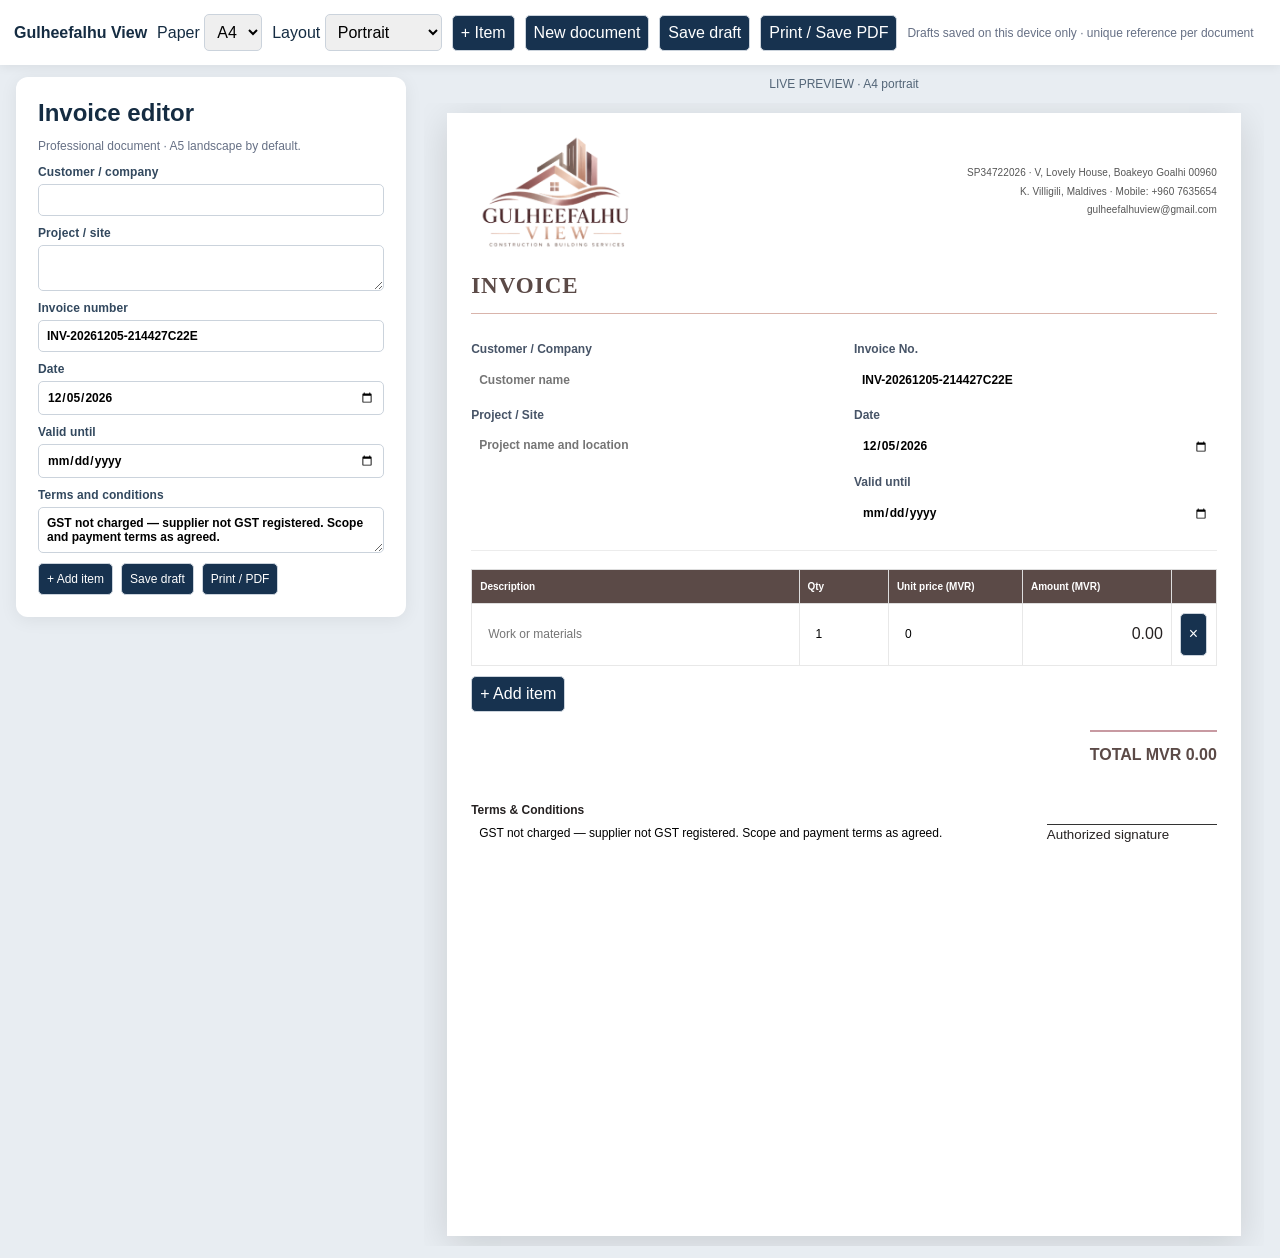
<file: invoice.html>
<!doctype html><html lang="en"><head><meta charset="utf-8"><meta name="viewport" content="width=device-width,initial-scale=1"><title>Gulheefalhu View — Invoice</title><style>
:root{font-family:Arial,sans-serif;color:#152c42}*{box-sizing:border-box}body{margin:0;background:#eef2f6}.toolbar{display:flex;flex-wrap:wrap;gap:10px;padding:14px;background:#fff;position:sticky;top:0;box-shadow:0 2px 10px #0001;z-index:2;align-items:center}button,select,input,textarea{font:inherit;padding:8px;border:1px solid #cbd3dc;border-radius:5px}button{background:#17324f;color:white;cursor:pointer}main{margin:20px auto;background:#fff;width:min(95%,1000px);padding:24px;box-shadow:0 5px 30px #0001}.head{background:#17324f;color:white;padding:20px;border-bottom:4px solid #b99351}.head h1{margin:0;font-size:24px}.head small{color:#e2e9ef}.meta{display:grid;grid-template-columns:1fr 1fr;gap:16px;margin:22px 0}.meta label{display:block;margin:8px 0;font-size:12px}.meta input,.meta textarea{display:block;width:100%;margin-top:3px}.meta textarea{min-height:55px}table{width:100%;border-collapse:collapse}th{background:#17324f;color:white;text-align:left;font-size:12px}td,th{padding:8px;border:1px solid #dce1e6}td input{width:100%;min-width:0}.num{width:80px}.right{text-align:right}.total{margin:18px 0 0 auto;background:#17324f;color:#fff;padding:15px;width:fit-content;font-weight:bold}.footer{margin-top:25px;display:flex;justify-content:space-between;gap:20px}.footer textarea{width:100%;min-height:70px}.signature{min-width:170px;text-align:center;padding-top:50px;border-bottom:1px solid #333}.muted{color:#667085;font-size:12px}#add{margin-top:10px}@page{margin:10mm;size:A4 portrait}body[data-paper="A4"][data-orientation="portrait"]{--size:A4}body[data-paper="A5"][data-orientation="portrait"]{--size:A5} @media print{body{background:white} .toolbar,.no-print{display:none!important}main{margin:0;width:100%;padding:0;box-shadow:none}.head{-webkit-print-color-adjust:exact;print-color-adjust:exact}th,.total{-webkit-print-color-adjust:exact;print-color-adjust:exact}input,textarea{border:0;padding:0;resize:none;background:transparent}table{table-layout:fixed}thead{display:table-header-group}tr{break-inside:avoid} .footer{break-inside:avoid}body[data-paper="A4"][data-orientation="landscape"]{--page:A4 landscape}body[data-paper="A4"][data-orientation="portrait"]{--page:A4 portrait}body[data-paper="A5"][data-orientation="landscape"]{--page:A5 landscape}body[data-paper="A5"][data-orientation="portrait"]{--page:A5 portrait}} .preview-shell{padding:12px 16px;background:#e8edf2}.workspace{display:grid;grid-template-columns:minmax(300px,390px) minmax(0,1fr);gap:18px;max-width:1600px;margin:auto}.editor{background:#fff;border-radius:12px;padding:22px;align-self:start;position:sticky;top:77px;max-height:calc(100vh - 95px);overflow:auto;box-shadow:0 3px 18px #0001}.editor h2{margin:0 0 8px}.editor label{display:block;font-size:12px;font-weight:bold;margin:10px 0}.editor input,.editor textarea{display:block;width:100%;margin-top:5px}.preview{min-width:0;overflow:auto;padding:10px;display:flex;justify-content:center;align-items:flex-start}.preview main{flex:none;margin:0;box-shadow:0 8px 35px #0002;transform-origin:top center;min-height:210mm}.preview main[data-preview-paper="A5"]{width:210mm;min-height:148mm}.preview main[data-preview-paper="A4"]{width:297mm;min-height:210mm}.preview main[data-preview-orientation="portrait"][data-preview-paper="A5"]{width:148mm;min-height:210mm}.preview main[data-preview-orientation="portrait"][data-preview-paper="A4"]{width:210mm;min-height:297mm}.head{background:linear-gradient(135deg,#10283f 0%,#173b59 70%,#294b61 100%);position:relative;overflow:hidden}.head:after{content:"";position:absolute;right:-35px;top:-55px;width:180px;height:180px;border:2px solid #c9a45b;transform:rotate(45deg);opacity:.7}.head h2{letter-spacing:3px;font-family:Georgia,serif}.head:before{content:"";position:absolute;right:30px;bottom:-55px;width:120px;height:120px;border:1px solid #d8b875;transform:rotate(45deg);opacity:.55}.total{border-left:5px solid #c9a45b}.preview main input,.preview main textarea{pointer-events:none;background:transparent;border:0}.preview main input{font-size:12px}.preview main textarea{font-size:12px;resize:none}.editor .actions{display:flex;gap:8px;flex-wrap:wrap}.editor .actions button{font-size:12px}.page-caption{font-size:12px;color:#536577;text-align:center;margin-bottom:12px}@media(max-width:850px){.workspace{display:flex;flex-direction:column}.editor{position:static;max-height:none;width:100%}.preview{width:100%;justify-content:flex-start}.preview main{transform:scale(.68);transform-origin:top left;margin-bottom:-40mm}}@media print{.preview-shell,.editor,.page-caption{display:none!important}.workspace,.preview{display:block!important;padding:0!important;margin:0!important;overflow:visible!important}.preview main{transform:none!important;width:100%!important;min-height:0!important;box-shadow:none!important}.preview main input,.preview main textarea{font-size:inherit}.head:after,.head:before{print-color-adjust:exact}}  .editor label{color:#32485e;letter-spacing:.1px}.editor input:focus,.editor textarea:focus{outline:2px solid #b99351;border-color:#b99351}.head small{display:block;margin-top:6px;line-height:1.5}.meta{border-bottom:1px solid #e4e9ef;padding-bottom:14px}.meta label{font-weight:600;color:#475467}.footer strong{font-size:12px}th{letter-spacing:.35px} /* Logo and contact only; invoice layout remains unchanged */
.head img{object-fit:contain}

/* Final document stationery treatment: unboxed logo, clean margins, professional hierarchy */
.preview main{background:#fff!important;color:#262222!important;padding:20px 24px 23px!important}
.preview main .head{display:grid!important;grid-template-columns:minmax(135px,165px) 1fr!important;align-items:center!important;gap:10px 22px!important;margin:0!important;padding:0 0 11px!important;background:#fff!important;color:#5B4A47!important;border-bottom:1px solid #D9B4AB!important;overflow:visible!important}
.preview main .head:before,.preview main .head:after{display:none!important}
.preview main .head img{display:block!important;width:162px!important;height:auto!important;max-width:100%!important;max-height:124px!important;margin:0!important;object-fit:contain!important;mix-blend-mode:normal!important;background:transparent!important}
.preview main .head small{display:block!important;margin:0!important;text-align:right!important;font-size:10px!important;line-height:1.65!important;overflow-wrap:anywhere!important;color:#555!important}
.preview main .head h2{grid-column:1/-1!important;font:700 23px/1.15 Georgia,serif!important;letter-spacing:.8px!important;color:#5B4A47!important;margin:0!important;padding-top:4px!important}
.preview main .meta{gap:15px!important;margin:12px 0!important;padding:0 0 9px!important;border-bottom:1px solid #ececec!important}
.preview main .meta label{margin:5px 0!important}
.preview main table{table-layout:fixed!important}
.preview main th{background:#5B4A47!important;color:white!important;border-color:#ddd!important;padding:6px!important;letter-spacing:0!important;font-size:10px!important}
.preview main td{border-color:#e8e8e8!important;padding:6px!important}
.preview main .total{background:#fff!important;color:#5B4A47!important;border-top:2px solid #C89AA2!important;border-left:0!important;padding:10px 0!important;margin-top:12px!important}
.preview main .footer{margin-top:15px!important;gap:16px!important;break-inside:avoid!important}
.preview main .signature{padding-top:24px!important}
.preview main .footer textarea{min-height:52px!important}
@media print{
  .preview main{background:#fff!important;width:100%!important;padding:0!important;margin:0!important;overflow:visible!important;box-shadow:none!important}
  .preview main .head{break-inside:avoid!important}
  .preview main .head img{width:154px!important;max-height:112px!important}
  .preview main th,.preview main .head{print-color-adjust:exact!important;-webkit-print-color-adjust:exact!important}
  .preview main tr{break-inside:avoid!important}
}
.preview main .head{grid-template-columns:100px minmax(0,1fr)!important;column-gap:22px!important;row-gap:15px!important;padding-bottom:14px!important}
.preview main .head img{width:98px!important;max-height:98px!important;object-fit:contain!important}
.preview main .head small{line-height:1.85!important;letter-spacing:.1px!important}
.preview main .head h2{margin-top:3px!important;letter-spacing:1px!important}
.preview main .meta{margin:18px 0!important;gap:20px!important}
.preview main .meta label{line-height:1.6!important;margin:8px 0!important}
.preview main th,.preview main td{padding:9px 8px!important;line-height:1.55!important}
.preview main .total{margin-top:18px!important;padding:14px 0!important}
.preview main .footer{margin-top:22px!important;gap:24px!important}
@media print{.preview main .head img{width:90px!important;max-height:90px!important}}
.preview main .head{grid-template-columns:minmax(145px,175px) minmax(0,1fr)!important}
.preview main .head img{width:168px!important;max-height:118px!important}
@media print{.preview main .head img{width:152px!important;max-height:106px!important}}
</style><style id="print-size">@page{size:A4 portrait;margin:10mm}</style></head><body data-paper="A4" data-orientation="portrait"><div class="toolbar"><strong>Gulheefalhu View</strong><label>Paper <select id="paper"><option>A4</option></select></label><label>Layout <select id="orientation"><option value="portrait">Portrait</option><option value="landscape">Landscape</option></select></label><button onclick="addRow()">+ Item</button><button onclick="newDocument()">New document</button><button onclick="save()">Save draft</button><button onclick="window.print()">Print / Save PDF</button><span class="muted">Drafts saved on this device only · unique reference per document</span></div><div class="preview-shell"><div class="workspace"><aside class="editor"><h2>Invoice editor</h2><p class="muted">Professional document · A5 landscape by default.</p><div id="editorFields"></div><div class="actions"><button onclick="addRow()">+ Add item</button><button onclick="save()">Save draft</button><button onclick="window.print()">Print / PDF</button></div></aside><section><div class="page-caption">LIVE PREVIEW · <span id="paperLabel">A5 landscape</span></div><div class="preview"><main data-preview-paper="A5" data-preview-orientation="landscape"><div class="head"><img src="assets/gulheefalhu-view-logo.png?v=clean-20261028" alt="Gulheefalhu View approved architectural logo" style="display:block;width:160px;max-width:100%;height:auto;margin:0"><small>SP34722026 · V, Lovely House, Boakeyo Goalhi 00960<br>K. Villigili, Maldives · Mobile: +960 7635654<br>gulheefalhuview@gmail.com</small><h2>INVOICE</h2></div><div class="meta"><div><label>Customer / Company<input id="customer" placeholder="Customer name"></label><label>Project / Site<textarea id="project" placeholder="Project name and location"></textarea></label></div><div><label>Invoice No.<input id="number" value="INV-2026-0001"></label><label>Date<input id="date" type="date"></label><label>Valid until<input id="valid" type="date"></label></div></div><table><thead><tr><th>Description</th><th style="width:12%">Qty</th><th style="width:18%">Unit price (MVR)</th><th style="width:20%">Amount (MVR)</th><th class="no-print" style="width:45px"></th></tr></thead><tbody id="items"></tbody></table><button class="no-print" id="add" onclick="addRow()">+ Add item</button><div class="total">TOTAL MVR <span id="total">0.00</span></div><div class="footer"><div style="flex:1"><strong>Terms & Conditions</strong><textarea id="terms">GST not charged — supplier not GST registered. Scope and payment terms as agreed.</textarea></div><div><div class="signature"></div><small>Authorized signature</small></div></div></main></div></section></div></div><script>
const $=id=>document.getElementById(id);function initEditor(){const host=$('editorFields');['customer','project','number','date','valid','terms'].forEach(id=>{const source=$(id);const label=document.createElement('label');label.textContent=({customer:'Customer / company',project:'Project / site',number:'Invoice number',date:'Date',valid:'Valid until',terms:'Terms and conditions'})[id];const control=document.createElement(id==='project'||id==='terms'?'textarea':'input');if(source.type==='date')control.type='date';control.value=source.value;control.addEventListener('input',()=>{source.value=control.value});source.addEventListener('input',()=>{control.value=source.value});label.append(control);host.append(label)});$('items').addEventListener('input',()=>{});} function addRow(d={}){const tr=document.createElement('tr');tr.innerHTML='<td><input class="desc" placeholder="Work or materials"></td><td><input class="qty" type="number" min="0" step="any" value="1"></td><td><input class="price" type="number" min="0" step=".01" value="0"></td><td class="right amount">0.00</td><td class="no-print"><button type="button" aria-label="Remove item">×</button></td>';tr.querySelector('.desc').value=d.desc||'';tr.querySelector('.qty').value=d.qty??1;tr.querySelector('.price').value=d.price??0;tr.querySelector('button').onclick=()=>{tr.remove();calc()};tr.querySelectorAll('input').forEach(i=>i.oninput=calc);$('items').append(tr);calc()}function calc(){let sum=0;document.querySelectorAll('#items tr').forEach(tr=>{const n=(+tr.querySelector('.qty').value||0)*(+tr.querySelector('.price').value||0);tr.querySelector('.amount').textContent=n.toLocaleString('en-US',{minimumFractionDigits:2,maximumFractionDigits:2});sum+=n});$('total').textContent=sum.toLocaleString('en-US',{minimumFractionDigits:2,maximumFractionDigits:2})}function setPaper(){$('paper').value='A4';document.querySelector('.preview main').dataset.previewPaper='A4';document.querySelector('.preview main').dataset.previewOrientation=$('orientation').value;$('paperLabel').textContent=$('paper').value+' '+$('orientation').value;document.body.dataset.paper=$('paper').value;document.body.dataset.orientation=$('orientation').value;$('print-size').textContent='@page{size:'+$('paper').value+' '+$('orientation').value+';margin:10mm}';localStorage.setItem('gv-paper',JSON.stringify({paper:$('paper').value,orientation:$('orientation').value}))}$('paper').onchange=setPaper;$('orientation').onchange=setPaper;function uniqueNumber(){const d=new Date();const date=d.getFullYear().toString()+String(d.getMonth()+1).padStart(2,'0')+String(d.getDate()).padStart(2,'0');const bytes=new Uint8Array(5);crypto.getRandomValues(bytes);return 'INV-'+date+'-'+Array.from(bytes,b=>b.toString(16).padStart(2,'0')).join('').toUpperCase()}function newDocument(){if(!confirm('Start a new invoice? Save your current draft first.'))return;localStorage.removeItem('gv-invoice');['customer','project','terms'].forEach(id=>{if(id!=='terms')$(id).value=''});$('number').value=uniqueNumber();$('date').value=new Date().toISOString().slice(0,10);$('valid').value='';$('items').innerHTML='';addRow();initEditorValues();}function initEditorValues(){document.querySelectorAll('#editorFields label').forEach(label=>{const id=({ 'Customer / company':'customer','Project / site':'project','Quotation number':'number','Date':'date','Valid until':'valid','Terms and conditions':'terms'})[label.firstChild.textContent];if(id)label.querySelector('input,textarea').value=$(id).value})}function save(){const data={paper:$('paper').value,orientation:$('orientation').value,fields:Object.fromEntries(['customer','project','number','date','valid','terms'].map(id=>[id,$(id).value])),items:[...document.querySelectorAll('#items tr')].map(tr=>({desc:tr.querySelector('.desc').value,qty:tr.querySelector('.qty').value,price:tr.querySelector('.price').value}))};localStorage.setItem('gv-invoice',JSON.stringify(data));alert('Draft saved on this device')}try{const d=JSON.parse(localStorage.getItem('gv-invoice')||'null');const p=JSON.parse(localStorage.getItem('gv-paper')||'null');$('paper').value='A4';$('orientation').value=d?.orientation||p?.orientation||'portrait';setPaper();if(d){Object.entries(d.fields||{}).forEach(([k,v])=>{if($(k))$(k).value=v});(d.items||[]).forEach(addRow)}else{addRow();$('date').value=new Date().toISOString().slice(0,10);$('number').value=uniqueNumber()}}catch(e){addRow();$('number').value=uniqueNumber()}initEditor();
</script></body></html>
</file>
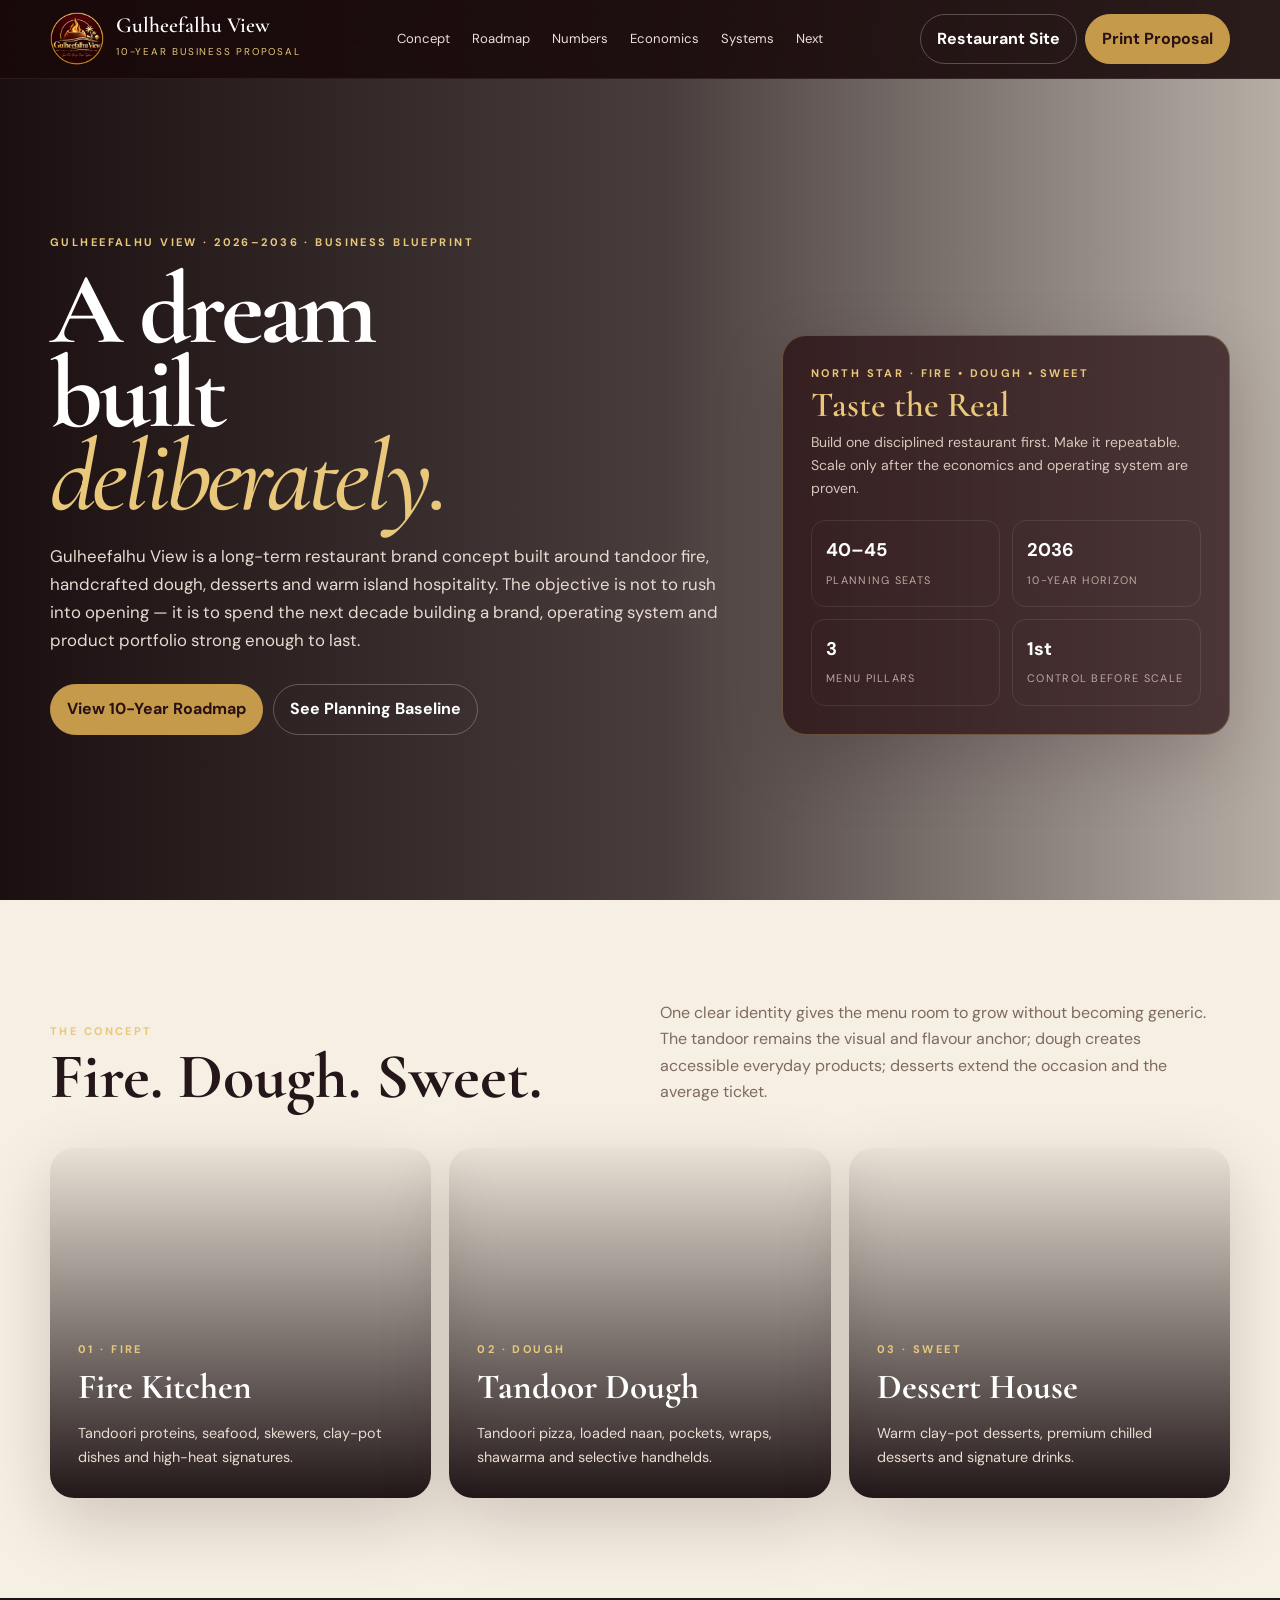
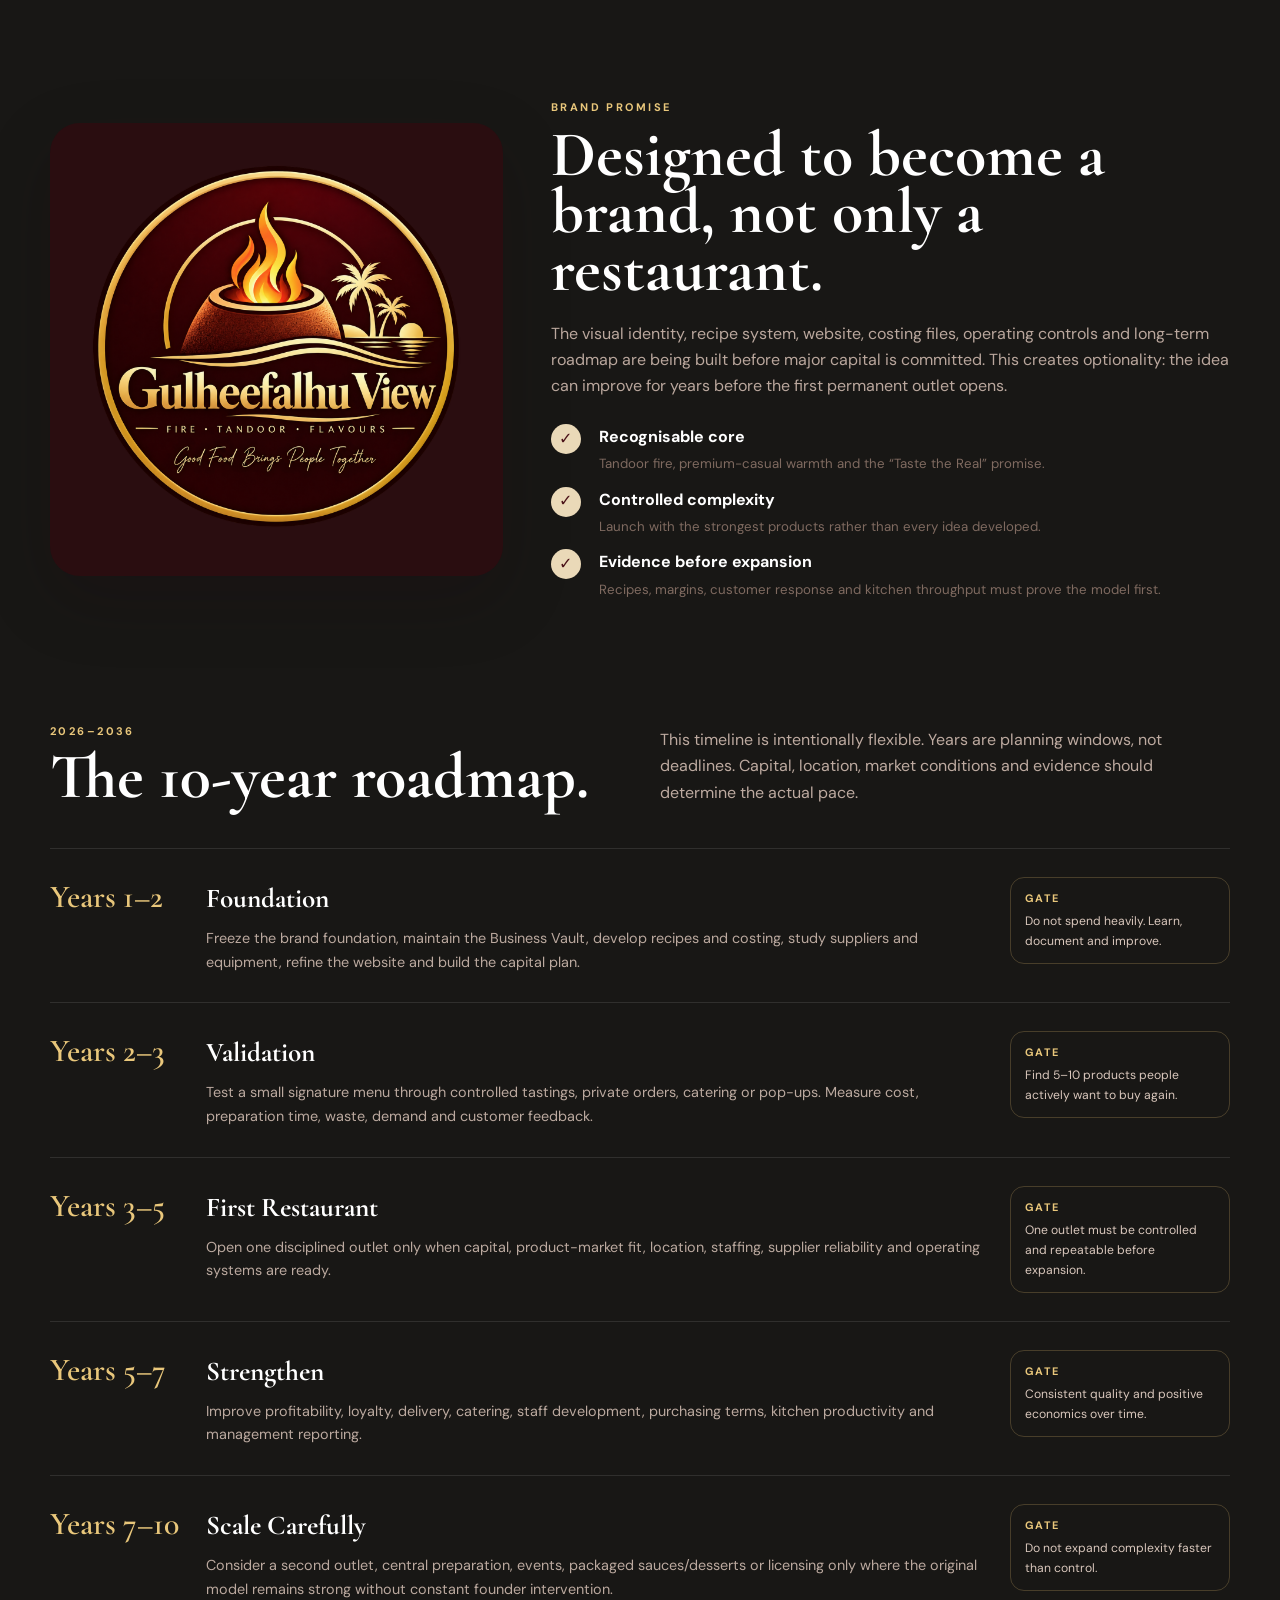
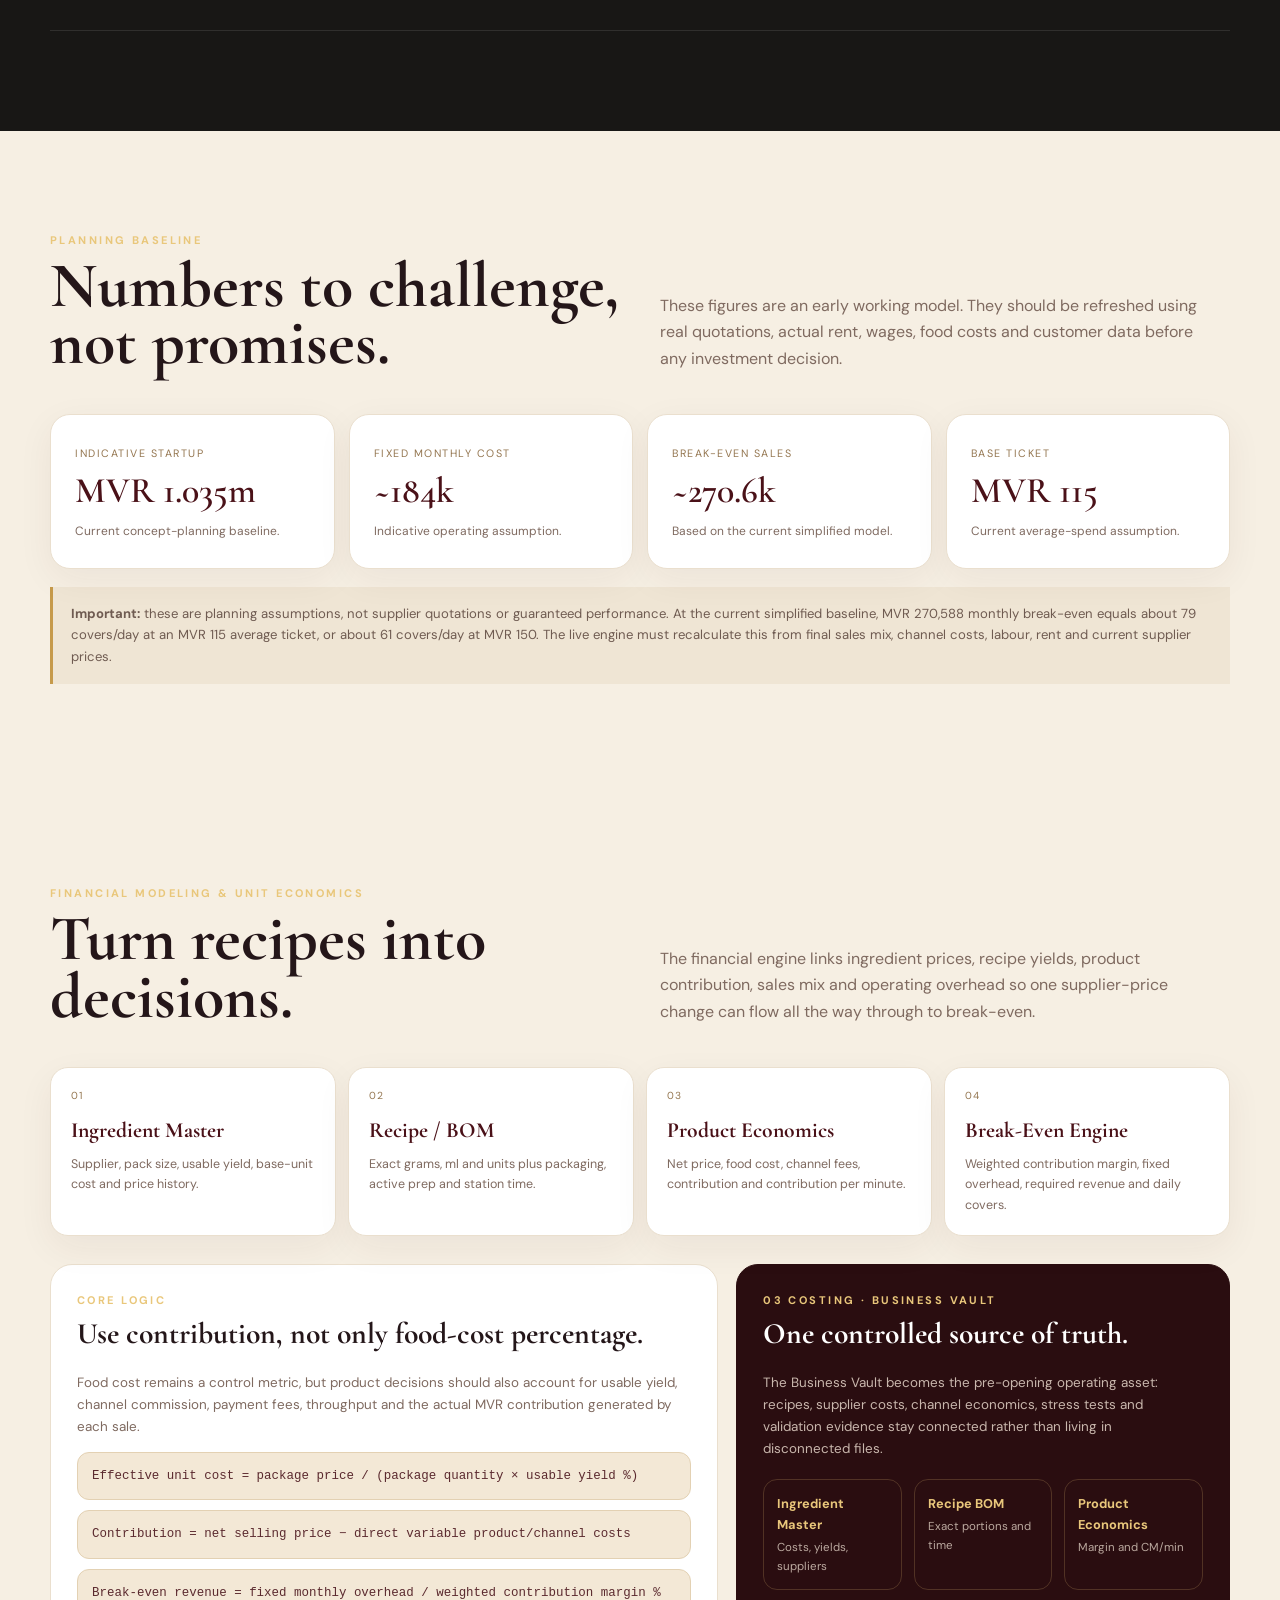
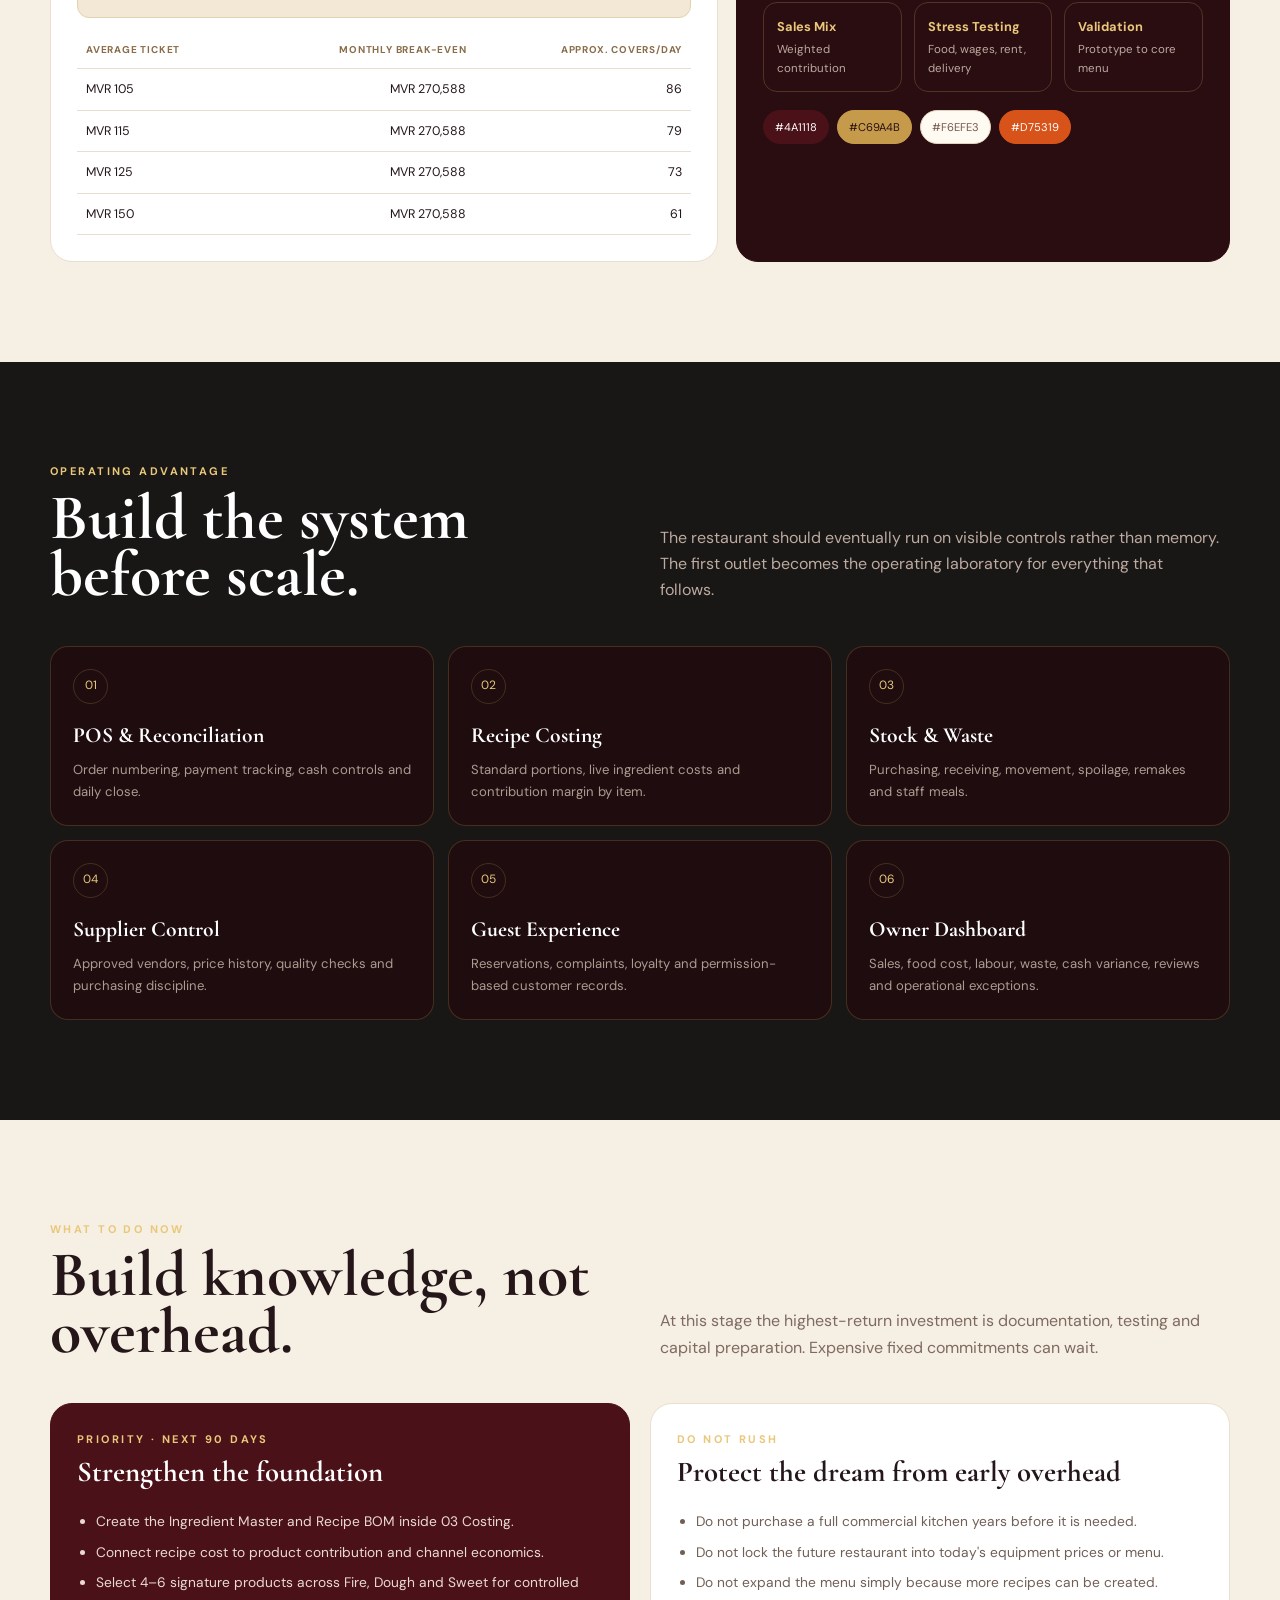
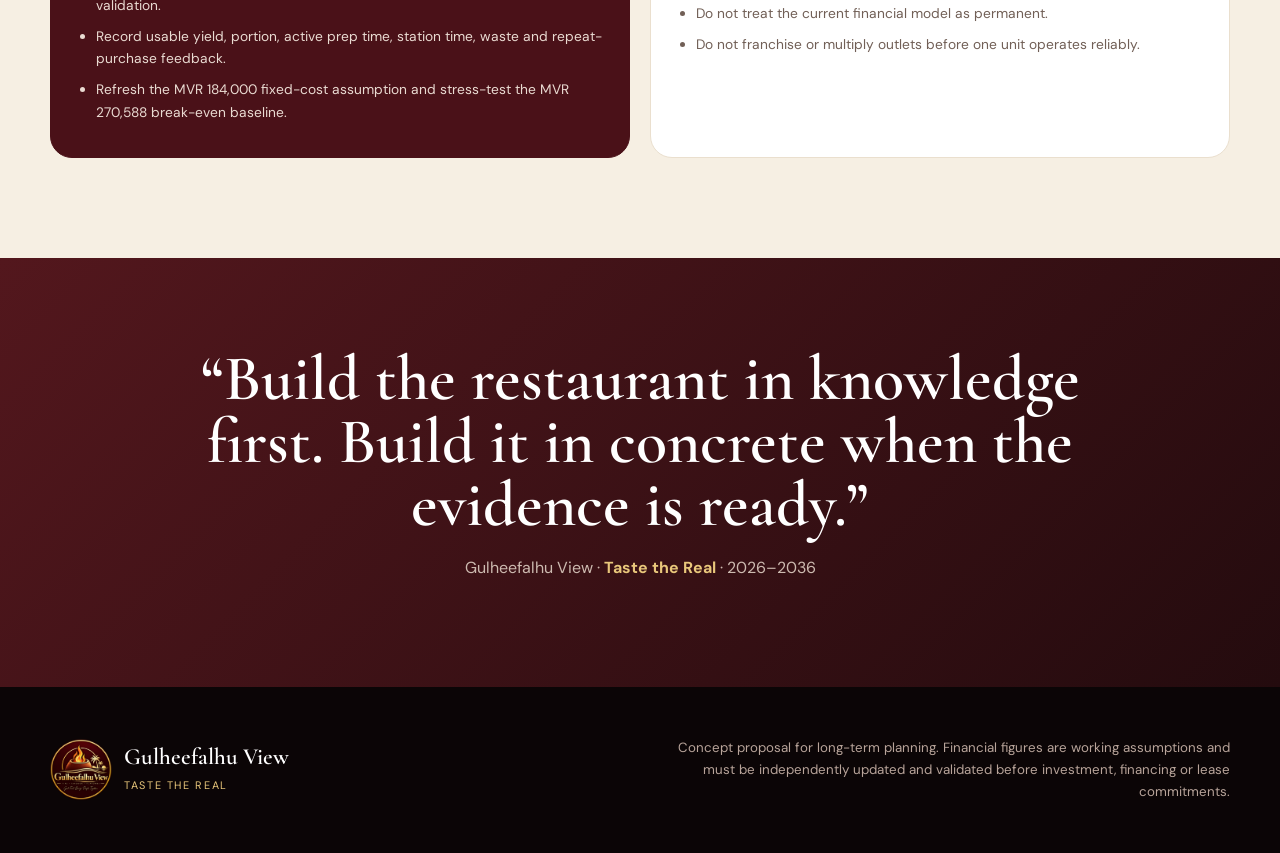
<file: proposal.html>
<!doctype html>
<html lang="en">
<head>
<meta charset="utf-8">
<meta name="viewport" content="width=device-width,initial-scale=1,viewport-fit=cover">
<meta name="theme-color" content="#2a0d10">
<title>Gulheefalhu View — 10-Year Business Proposal</title>
<meta name="description" content="Gulheefalhu View 10-year restaurant brand proposal: concept, roadmap, operating model, financial baseline and growth plan for 2026–2036.">
<link rel="icon" href="assets/logo.png" type="image/png">
<link rel="preconnect" href="https://fonts.googleapis.com">
<link rel="preconnect" href="https://fonts.gstatic.com" crossorigin>
<link rel="preconnect" href="https://images.unsplash.com" crossorigin>
<link href="https://fonts.googleapis.com/css2?family=Cormorant+Garamond:ital,wght@0,500;0,600;0,700;1,600&family=DM+Sans:wght@400;500;600;700&display=swap" rel="stylesheet">
<style>
:root{--wine:#4A1118;--wine2:#2A0D10;--gold:#C69A4B;--gold2:#E9C77B;--cream:#F6EFE3;--ink:#241619;--muted:#7f6a60;--dark:#181715;--ember:#D75319;--line:rgba(198,154,75,.24);--white:#fffaf2;--max:1180px;--shadow:0 24px 70px rgba(26,7,10,.18)}
*{box-sizing:border-box}html{scroll-behavior:smooth}body{margin:0;background:var(--cream);color:var(--ink);font-family:"DM Sans",system-ui,sans-serif;line-height:1.65}.wrap{width:min(calc(100% - 40px),var(--max));margin:auto}a{color:inherit;text-decoration:none}img{display:block;max-width:100%}button{font:inherit}
.top{position:fixed;inset:0 0 auto;z-index:50;background:rgba(25,8,10,.88);backdrop-filter:blur(18px);border-bottom:1px solid rgba(255,255,255,.08)}.nav{height:78px;display:flex;align-items:center;justify-content:space-between;gap:18px}.brand{display:flex;align-items:center;gap:12px;color:#fff}.brand img{width:54px;height:54px;object-fit:contain}.brand strong{font:600 1.35rem/1 "Cormorant Garamond",serif;display:block}.brand span{font-size:.62rem;letter-spacing:.18em;color:var(--gold2);text-transform:uppercase}.links{display:flex;gap:22px;align-items:center;color:#eadfd7;font-size:.82rem}.links a:hover{color:var(--gold2)}.actions{display:flex;gap:8px}.btn{border:1px solid var(--gold);background:var(--gold);color:#281114;padding:11px 16px;border-radius:999px;font-weight:700;cursor:pointer}.btn.ghost{background:transparent;color:#fff;border-color:rgba(255,255,255,.25)}
.hero{min-height:100svh;background:linear-gradient(90deg,rgba(18,6,8,.96),rgba(18,6,8,.76) 52%,rgba(18,6,8,.28)),url('https://images.unsplash.com/photo-1517248135467-4c7edcad34c4?auto=format&fit=crop&w=2000&q=86') center/cover;display:flex;align-items:flex-end;color:white;padding:150px 0 82px}.hero-grid{display:grid;grid-template-columns:1.2fr .8fr;gap:60px;align-items:end}.eyebrow{text-transform:uppercase;letter-spacing:.22em;font-size:.69rem;font-weight:700;color:var(--gold2)}h1,h2,h3{font-family:"Cormorant Garamond",serif}.hero h1{font-size:clamp(4rem,8vw,7.7rem);line-height:.82;letter-spacing:-.04em;margin:16px 0 24px;max-width:10ch}.hero h1 em{color:var(--gold2);font-weight:500}.hero p{max-width:680px;color:#e8dbd1;font-size:1.05rem}.hero-actions{display:flex;gap:10px;flex-wrap:wrap;margin-top:30px}.hero-card{background:rgba(38,12,16,.72);border:1px solid rgba(240,200,121,.28);backdrop-filter:blur(16px);padding:28px;border-radius:24px;box-shadow:var(--shadow)}.hero-card b{font:600 2.2rem "Cormorant Garamond",serif;color:var(--gold2)}.hero-card p{font-size:.88rem;margin:5px 0 0;color:#d7c6bb}.mini-grid{display:grid;grid-template-columns:1fr 1fr;gap:12px;margin-top:20px}.mini{padding:14px;border:1px solid rgba(255,255,255,.09);border-radius:14px}.mini strong{font-size:1.15rem;color:white;display:block}.mini span{font-size:.68rem;color:#bea99e;text-transform:uppercase;letter-spacing:.12em}
section{padding:100px 0}.section-head{display:grid;grid-template-columns:1fr 1fr;gap:40px;align-items:end;margin-bottom:42px}.section-head h2{font-size:clamp(3rem,5vw,5rem);line-height:.9;margin:8px 0 0}.section-head p{color:var(--muted);max-width:560px;margin:0}.dark{background:var(--dark);color:white}.dark .section-head p{color:#bdaaa0}.dark .eyebrow{color:var(--gold2)}
.pillars{display:grid;grid-template-columns:repeat(3,1fr);gap:18px}.pillar{min-height:350px;border-radius:24px;overflow:hidden;position:relative;padding:28px;display:flex;align-items:flex-end;color:white;box-shadow:var(--shadow)}.pillar:before{content:"";position:absolute;inset:0;background:linear-gradient(0deg,rgba(16,5,7,.92),rgba(16,5,7,.06))}.pillar>*{position:relative}.pillar h3{font-size:2.2rem;margin:0 0 6px}.pillar p{margin:0;color:#eadbd0;font-size:.9rem}.p1{background:url('https://images.unsplash.com/photo-1547592180-85f173990554?auto=format&fit=crop&w=1000&q=84') center/cover}.p2{background:url('https://images.unsplash.com/photo-1565299624946-b28f40a0ae38?auto=format&fit=crop&w=1000&q=84') center/cover}.p3{background:url('https://images.unsplash.com/photo-1606313564200-e75d5e30476c?auto=format&fit=crop&w=1000&q=84') center/cover}
.promise{display:grid;grid-template-columns:.8fr 1.2fr;gap:48px;align-items:center}.logo-card{background:var(--wine2);border-radius:30px;padding:42px;display:grid;place-items:center;box-shadow:var(--shadow);min-height:420px}.logo-card img{width:min(100%,390px);height:auto}.promise h2{font-size:clamp(3rem,5vw,5rem);line-height:.9;margin:10px 0 22px}.checklist{display:grid;gap:10px;margin-top:24px}.check{display:grid;grid-template-columns:36px 1fr;gap:12px;align-items:start}.check i{width:30px;height:30px;border-radius:50%;background:#ead9b8;display:grid;place-items:center;color:var(--wine);font-style:normal;font-weight:800}.check b{display:block}.check span{font-size:.83rem;color:var(--muted)}
.roadmap{display:grid;gap:0}.stage{display:grid;grid-template-columns:130px 1fr 220px;gap:26px;padding:28px 0;border-top:1px solid rgba(255,255,255,.1);align-items:start}.stage:last-child{border-bottom:1px solid rgba(255,255,255,.1)}.year{font:600 2rem "Cormorant Garamond",serif;color:var(--gold2)}.stage h3{font-size:1.7rem;margin:0 0 5px}.stage p{color:#bba99f;margin:0;font-size:.9rem}.stage .gate{border:1px solid rgba(240,200,121,.22);border-radius:14px;padding:12px 14px;font-size:.76rem;color:#d9c7bc}.gate strong{display:block;color:var(--gold2);font-size:.68rem;letter-spacing:.12em;text-transform:uppercase;margin-bottom:3px}
.numbers{display:grid;grid-template-columns:repeat(4,1fr);gap:14px}.metric{background:white;border:1px solid #eadfce;border-radius:20px;padding:24px;box-shadow:0 10px 36px rgba(67,30,35,.06)}.metric small{font-size:.67rem;text-transform:uppercase;letter-spacing:.14em;color:#947650}.metric strong{display:block;font:600 2.25rem/1 "Cormorant Garamond",serif;color:var(--wine);margin:8px 0}.metric span{font-size:.75rem;color:var(--muted)}.note{margin-top:18px;padding:16px 18px;border-left:3px solid var(--gold);background:#efe5d4;color:#6f5b51;font-size:.82rem}
.system-grid{display:grid;grid-template-columns:repeat(3,1fr);gap:14px}.system{border:1px solid var(--line);background:#1e0c0f;padding:22px;border-radius:18px}.system span{display:inline-grid;width:35px;height:35px;border:1px solid var(--line);border-radius:50%;place-items:center;color:var(--gold2);font-size:.75rem}.system h3{font-size:1.35rem;margin:14px 0 6px}.system p{color:#ad9b91;font-size:.82rem;margin:0}
.launch{display:grid;grid-template-columns:1fr 1fr;gap:20px}.launch-card{background:#fff;border:1px solid #eadfce;border-radius:22px;padding:26px}.launch-card h3{font-size:1.8rem;margin:0 0 8px}.launch-card ul{margin:14px 0 0;padding-left:19px;color:#715f56;font-size:.86rem}.launch-card li{margin:8px 0}.launch-card.priority{background:var(--wine);color:white;border-color:var(--wine)}.launch-card.priority ul{color:#eadbd2}
.quote{background:linear-gradient(135deg,#53171d,#240b0e);color:white;text-align:center;padding:90px 0}.quote blockquote{font:600 clamp(2.6rem,5vw,5rem)/.98 "Cormorant Garamond",serif;max-width:900px;margin:0 auto 18px}.quote p{color:#cdbab0}.quote strong{color:var(--gold2)}
.footer{background:#0b0506;color:#b8a49a;padding:50px 0}.foot{display:flex;justify-content:space-between;gap:30px;align-items:center}.foot-brand{display:flex;gap:12px;align-items:center}.foot-brand img{width:62px;height:62px;object-fit:contain}.foot-brand strong{font:600 1.45rem "Cormorant Garamond",serif;color:white;display:block}.foot-brand span{font-size:.68rem;color:var(--gold2);text-transform:uppercase;letter-spacing:.15em}.foot small{max-width:560px;text-align:right}.print-only{display:none}

.engine-flow{display:grid;grid-template-columns:repeat(4,1fr);gap:12px;margin:10px 0 28px}.flow-card{position:relative;background:#fff;border:1px solid #eadfce;border-radius:18px;padding:20px;box-shadow:0 12px 36px rgba(67,30,35,.06)}.flow-card small{display:block;color:#947650;text-transform:uppercase;letter-spacing:.13em;font-size:.64rem}.flow-card h3{font-size:1.35rem;margin:8px 0 5px;color:var(--wine)}.flow-card p{font-size:.78rem;color:var(--muted);margin:0}.economics-grid{display:grid;grid-template-columns:1.15fr .85fr;gap:18px}.econ-panel{background:#fff;border:1px solid #eadfce;border-radius:22px;padding:26px}.econ-panel.dark-panel{background:var(--wine2);border-color:var(--wine2);color:#fff}.econ-panel h3{font-size:1.85rem;margin:0 0 10px}.econ-panel p{font-size:.84rem;color:var(--muted)}.dark-panel p{color:#c9b7ad}.formula{font-family:ui-monospace,SFMono-Regular,Menlo,monospace;background:#f3e8d6;border:1px solid #e3d1b3;padding:13px 14px;border-radius:12px;color:#5b2a2f;font-size:.78rem;margin:10px 0}.dark-panel .formula{background:#16080a;border-color:rgba(240,200,121,.22);color:var(--gold2)}.scenario-table{width:100%;border-collapse:collapse;margin-top:14px;font-size:.78rem}.scenario-table th,.scenario-table td{padding:10px 9px;border-bottom:1px solid #eadfce;text-align:right}.scenario-table th:first-child,.scenario-table td:first-child{text-align:left}.scenario-table th{color:#8a6c49;text-transform:uppercase;letter-spacing:.08em;font-size:.62rem}.vault{display:grid;grid-template-columns:repeat(3,1fr);gap:12px;margin-top:18px}.vault div{border:1px solid rgba(240,200,121,.2);border-radius:14px;padding:13px}.vault b{display:block;color:var(--gold2);font-size:.8rem}.vault span{display:block;color:#bba99f;font-size:.72rem;margin-top:3px}.brand-strip{display:flex;gap:8px;flex-wrap:wrap;margin-top:18px}.brand-chip{border:1px solid #e2d2bc;border-radius:999px;padding:7px 11px;font-size:.7rem;color:#755b4f;background:#fffaf2}.brand-chip.fire{background:#d75319;color:#fff;border-color:#d75319}.brand-chip.wine{background:#4a1118;color:#fff;border-color:#4a1118}.brand-chip.gold{background:#c69a4b;color:#281114;border-color:#c69a4b}
@media(max-width:900px){.engine-flow{grid-template-columns:1fr 1fr}.economics-grid{grid-template-columns:1fr}.vault{grid-template-columns:1fr 1fr}}
@media(max-width:600px){.engine-flow,.vault{grid-template-columns:1fr}.scenario-table{font-size:.72rem}.econ-panel{padding:20px}}
@media(max-width:900px){.links{display:none}.hero-grid,.promise,.section-head{grid-template-columns:1fr}.hero-card{max-width:560px}.pillars{grid-template-columns:1fr}.pillar{min-height:300px}.stage{grid-template-columns:90px 1fr}.stage .gate{grid-column:2}.numbers,.system-grid{grid-template-columns:1fr 1fr}.launch{grid-template-columns:1fr}}
@media(max-width:600px){.wrap{width:min(calc(100% - 28px),var(--max))}.actions .ghost{display:none}.brand img{width:46px;height:46px}.nav{height:70px}.hero{padding-top:120px}.hero h1{font-size:4.3rem}.hero-grid{gap:30px}.mini-grid{grid-template-columns:1fr 1fr}section{padding:74px 0}.numbers,.system-grid{grid-template-columns:1fr}.stage{grid-template-columns:1fr;gap:8px}.stage .gate{grid-column:1}.foot{align-items:flex-start;flex-direction:column}.foot small{text-align:left}}
@media print{.top,.hero-actions{display:none!important}.hero{min-height:auto;padding:50px 0;background:var(--wine2)!important;-webkit-print-color-adjust:exact;print-color-adjust:exact}.hero-grid{grid-template-columns:1fr 1fr}.hero h1{font-size:62px}.print-only{display:block}section{padding:50px 0}.pillar{min-height:220px}.footer{padding:28px 0}.quote{page-break-inside:avoid}.stage,.metric,.system,.launch-card{break-inside:avoid}}
</style>
</head>
<body>
<header class="top"><div class="wrap nav"><a class="brand" href="#top"><img src="assets/logo.png" alt="Gulheefalhu View logo"><div><strong>Gulheefalhu View</strong><span>10-Year Business Proposal</span></div></a><nav class="links"><a href="#concept">Concept</a><a href="#roadmap">Roadmap</a><a href="#numbers">Numbers</a><a href="#economics">Economics</a><a href="#systems">Systems</a><a href="#now">Next</a></nav><div class="actions"><a class="btn ghost" href="index.html">Restaurant Site</a><button class="btn" onclick="window.print()">Print Proposal</button></div></div></header>
<main id="top">
<section class="hero"><div class="wrap hero-grid"><div><div class="eyebrow">Gulheefalhu View · 2026–2036 · Business Blueprint</div><h1>A dream built <em>deliberately.</em></h1><p>Gulheefalhu View is a long-term restaurant brand concept built around tandoor fire, handcrafted dough, desserts and warm island hospitality. The objective is not to rush into opening — it is to spend the next decade building a brand, operating system and product portfolio strong enough to last.</p><div class="hero-actions"><a class="btn" href="#roadmap">View 10-Year Roadmap</a><a class="btn ghost" href="#numbers">See Planning Baseline</a></div></div><aside class="hero-card"><div class="eyebrow">North Star · Fire • Dough • Sweet</div><b>Taste the Real</b><p>Build one disciplined restaurant first. Make it repeatable. Scale only after the economics and operating system are proven.</p><div class="mini-grid"><div class="mini"><strong>40–45</strong><span>Planning seats</span></div><div class="mini"><strong>2036</strong><span>10-year horizon</span></div><div class="mini"><strong>3</strong><span>Menu pillars</span></div><div class="mini"><strong>1st</strong><span>Control before scale</span></div></div></aside></div></section>
<section id="concept"><div class="wrap"><div class="section-head"><div><div class="eyebrow">The Concept</div><h2>Fire. Dough. Sweet.</h2></div><p>One clear identity gives the menu room to grow without becoming generic. The tandoor remains the visual and flavour anchor; dough creates accessible everyday products; desserts extend the occasion and the average ticket.</p></div><div class="pillars"><article class="pillar p1"><div><div class="eyebrow">01 · Fire</div><h3>Fire Kitchen</h3><p>Tandoori proteins, seafood, skewers, clay-pot dishes and high-heat signatures.</p></div></article><article class="pillar p2"><div><div class="eyebrow">02 · Dough</div><h3>Tandoor Dough</h3><p>Tandoori pizza, loaded naan, pockets, wraps, shawarma and selective handhelds.</p></div></article><article class="pillar p3"><div><div class="eyebrow">03 · Sweet</div><h3>Dessert House</h3><p>Warm clay-pot desserts, premium chilled desserts and signature drinks.</p></div></article></div></div></section>
<section class="dark"><div class="wrap promise"><div class="logo-card"><img src="assets/logo.png" alt="Gulheefalhu View brand mark"></div><div><div class="eyebrow">Brand Promise</div><h2>Designed to become a brand, not only a restaurant.</h2><p style="color:#baa79d">The visual identity, recipe system, website, costing files, operating controls and long-term roadmap are being built before major capital is committed. This creates optionality: the idea can improve for years before the first permanent outlet opens.</p><div class="checklist"><div class="check"><i>✓</i><div><b>Recognisable core</b><span>Tandoor fire, premium-casual warmth and the “Taste the Real” promise.</span></div></div><div class="check"><i>✓</i><div><b>Controlled complexity</b><span>Launch with the strongest products rather than every idea developed.</span></div></div><div class="check"><i>✓</i><div><b>Evidence before expansion</b><span>Recipes, margins, customer response and kitchen throughput must prove the model first.</span></div></div></div></div></div></section>
<section class="dark" id="roadmap" style="padding-top:20px"><div class="wrap"><div class="section-head"><div><div class="eyebrow">2026–2036</div><h2>The 10-year roadmap.</h2></div><p>This timeline is intentionally flexible. Years are planning windows, not deadlines. Capital, location, market conditions and evidence should determine the actual pace.</p></div><div class="roadmap"><article class="stage"><div class="year">Years 1–2</div><div><h3>Foundation</h3><p>Freeze the brand foundation, maintain the Business Vault, develop recipes and costing, study suppliers and equipment, refine the website and build the capital plan.</p></div><div class="gate"><strong>Gate</strong>Do not spend heavily. Learn, document and improve.</div></article><article class="stage"><div class="year">Years 2–3</div><div><h3>Validation</h3><p>Test a small signature menu through controlled tastings, private orders, catering or pop-ups. Measure cost, preparation time, waste, demand and customer feedback.</p></div><div class="gate"><strong>Gate</strong>Find 5–10 products people actively want to buy again.</div></article><article class="stage"><div class="year">Years 3–5</div><div><h3>First Restaurant</h3><p>Open one disciplined outlet only when capital, product-market fit, location, staffing, supplier reliability and operating systems are ready.</p></div><div class="gate"><strong>Gate</strong>One outlet must be controlled and repeatable before expansion.</div></article><article class="stage"><div class="year">Years 5–7</div><div><h3>Strengthen</h3><p>Improve profitability, loyalty, delivery, catering, staff development, purchasing terms, kitchen productivity and management reporting.</p></div><div class="gate"><strong>Gate</strong>Consistent quality and positive economics over time.</div></article><article class="stage"><div class="year">Years 7–10</div><div><h3>Scale Carefully</h3><p>Consider a second outlet, central preparation, events, packaged sauces/desserts or licensing only where the original model remains strong without constant founder intervention.</p></div><div class="gate"><strong>Gate</strong>Do not expand complexity faster than control.</div></article></div></div></section>
<section id="numbers"><div class="wrap"><div class="section-head"><div><div class="eyebrow">Planning Baseline</div><h2>Numbers to challenge, not promises.</h2></div><p>These figures are an early working model. They should be refreshed using real quotations, actual rent, wages, food costs and customer data before any investment decision.</p></div><div class="numbers"><div class="metric"><small>Indicative startup</small><strong>MVR 1.035m</strong><span>Current concept-planning baseline.</span></div><div class="metric"><small>Fixed monthly cost</small><strong>~184k</strong><span>Indicative operating assumption.</span></div><div class="metric"><small>Break-even sales</small><strong>~270.6k</strong><span>Based on the current simplified model.</span></div><div class="metric"><small>Base ticket</small><strong>MVR 115</strong><span>Current average-spend assumption.</span></div></div><div class="note"><strong>Important:</strong> these are planning assumptions, not supplier quotations or guaranteed performance. At the current simplified baseline, MVR 270,588 monthly break-even equals about 79 covers/day at an MVR 115 average ticket, or about 61 covers/day at MVR 150. The live engine must recalculate this from final sales mix, channel costs, labour, rent and current supplier prices.</div></div></section>

<section id="economics"><div class="wrap"><div class="section-head"><div><div class="eyebrow">Financial Modeling & Unit Economics</div><h2>Turn recipes into decisions.</h2></div><p>The financial engine links ingredient prices, recipe yields, product contribution, sales mix and operating overhead so one supplier-price change can flow all the way through to break-even.</p></div>
<div class="engine-flow"><article class="flow-card"><small>01</small><h3>Ingredient Master</h3><p>Supplier, pack size, usable yield, base-unit cost and price history.</p></article><article class="flow-card"><small>02</small><h3>Recipe / BOM</h3><p>Exact grams, ml and units plus packaging, active prep and station time.</p></article><article class="flow-card"><small>03</small><h3>Product Economics</h3><p>Net price, food cost, channel fees, contribution and contribution per minute.</p></article><article class="flow-card"><small>04</small><h3>Break-Even Engine</h3><p>Weighted contribution margin, fixed overhead, required revenue and daily covers.</p></article></div>
<div class="economics-grid"><article class="econ-panel"><div class="eyebrow">Core Logic</div><h3>Use contribution, not only food-cost percentage.</h3><p>Food cost remains a control metric, but product decisions should also account for usable yield, channel commission, payment fees, throughput and the actual MVR contribution generated by each sale.</p><div class="formula">Effective unit cost = package price / (package quantity × usable yield %)</div><div class="formula">Contribution = net selling price − direct variable product/channel costs</div><div class="formula">Break-even revenue = fixed monthly overhead / weighted contribution margin %</div><table class="scenario-table"><thead><tr><th>Average ticket</th><th>Monthly break-even</th><th>Approx. covers/day</th></tr></thead><tbody><tr><td>MVR 105</td><td>MVR 270,588</td><td>86</td></tr><tr><td>MVR 115</td><td>MVR 270,588</td><td>79</td></tr><tr><td>MVR 125</td><td>MVR 270,588</td><td>73</td></tr><tr><td>MVR 150</td><td>MVR 270,588</td><td>61</td></tr></tbody></table></article>
<article class="econ-panel dark-panel"><div class="eyebrow">03 Costing · Business Vault</div><h3>One controlled source of truth.</h3><p>The Business Vault becomes the pre-opening operating asset: recipes, supplier costs, channel economics, stress tests and validation evidence stay connected rather than living in disconnected files.</p><div class="vault"><div><b>Ingredient Master</b><span>Costs, yields, suppliers</span></div><div><b>Recipe BOM</b><span>Exact portions and time</span></div><div><b>Product Economics</b><span>Margin and CM/min</span></div><div><b>Sales Mix</b><span>Weighted contribution</span></div><div><b>Stress Testing</b><span>Food, wages, rent, delivery</span></div><div><b>Validation</b><span>Prototype to core menu</span></div></div><div class="brand-strip"><span class="brand-chip wine">#4A1118</span><span class="brand-chip gold">#C69A4B</span><span class="brand-chip">#F6EFE3</span><span class="brand-chip fire">#D75319</span></div></article></div></div></section>
<section class="dark" id="systems"><div class="wrap"><div class="section-head"><div><div class="eyebrow">Operating Advantage</div><h2>Build the system before scale.</h2></div><p>The restaurant should eventually run on visible controls rather than memory. The first outlet becomes the operating laboratory for everything that follows.</p></div><div class="system-grid"><article class="system"><span>01</span><h3>POS & Reconciliation</h3><p>Order numbering, payment tracking, cash controls and daily close.</p></article><article class="system"><span>02</span><h3>Recipe Costing</h3><p>Standard portions, live ingredient costs and contribution margin by item.</p></article><article class="system"><span>03</span><h3>Stock & Waste</h3><p>Purchasing, receiving, movement, spoilage, remakes and staff meals.</p></article><article class="system"><span>04</span><h3>Supplier Control</h3><p>Approved vendors, price history, quality checks and purchasing discipline.</p></article><article class="system"><span>05</span><h3>Guest Experience</h3><p>Reservations, complaints, loyalty and permission-based customer records.</p></article><article class="system"><span>06</span><h3>Owner Dashboard</h3><p>Sales, food cost, labour, waste, cash variance, reviews and operational exceptions.</p></article></div></div></section>
<section id="now"><div class="wrap"><div class="section-head"><div><div class="eyebrow">What To Do Now</div><h2>Build knowledge, not overhead.</h2></div><p>At this stage the highest-return investment is documentation, testing and capital preparation. Expensive fixed commitments can wait.</p></div><div class="launch"><article class="launch-card priority"><div class="eyebrow">Priority · Next 90 Days</div><h3>Strengthen the foundation</h3><ul><li>Create the Ingredient Master and Recipe BOM inside 03 Costing.</li><li>Connect recipe cost to product contribution and channel economics.</li><li>Select 4–6 signature products across Fire, Dough and Sweet for controlled validation.</li><li>Record usable yield, portion, active prep time, station time, waste and repeat-purchase feedback.</li><li>Refresh the MVR 184,000 fixed-cost assumption and stress-test the MVR 270,588 break-even baseline.</li></ul></article><article class="launch-card"><div class="eyebrow">Do Not Rush</div><h3>Protect the dream from early overhead</h3><ul><li>Do not purchase a full commercial kitchen years before it is needed.</li><li>Do not lock the future restaurant into today's equipment prices or menu.</li><li>Do not expand the menu simply because more recipes can be created.</li><li>Do not treat the current financial model as permanent.</li><li>Do not franchise or multiply outlets before one unit operates reliably.</li></ul></article></div></div></section>
<section class="quote"><div class="wrap"><blockquote>“Build the restaurant in knowledge first. Build it in concrete when the evidence is ready.”</blockquote><p>Gulheefalhu View · <strong>Taste the Real</strong> · 2026–2036</p></div></section>
</main>
<footer class="footer"><div class="wrap foot"><div class="foot-brand"><img src="assets/logo.png" alt=""><div><strong>Gulheefalhu View</strong><span>Taste the Real</span></div></div><small>Concept proposal for long-term planning. Financial figures are working assumptions and must be independently updated and validated before investment, financing or lease commitments.</small></div></footer>
<script>document.querySelectorAll('a[href^="#"]').forEach(a=>a.addEventListener('click',e=>{const id=a.getAttribute('href');if(id.length>1){const el=document.querySelector(id);if(el){e.preventDefault();el.scrollIntoView({behavior:'smooth'})}}}));</script>
</body>
</html>
</file>
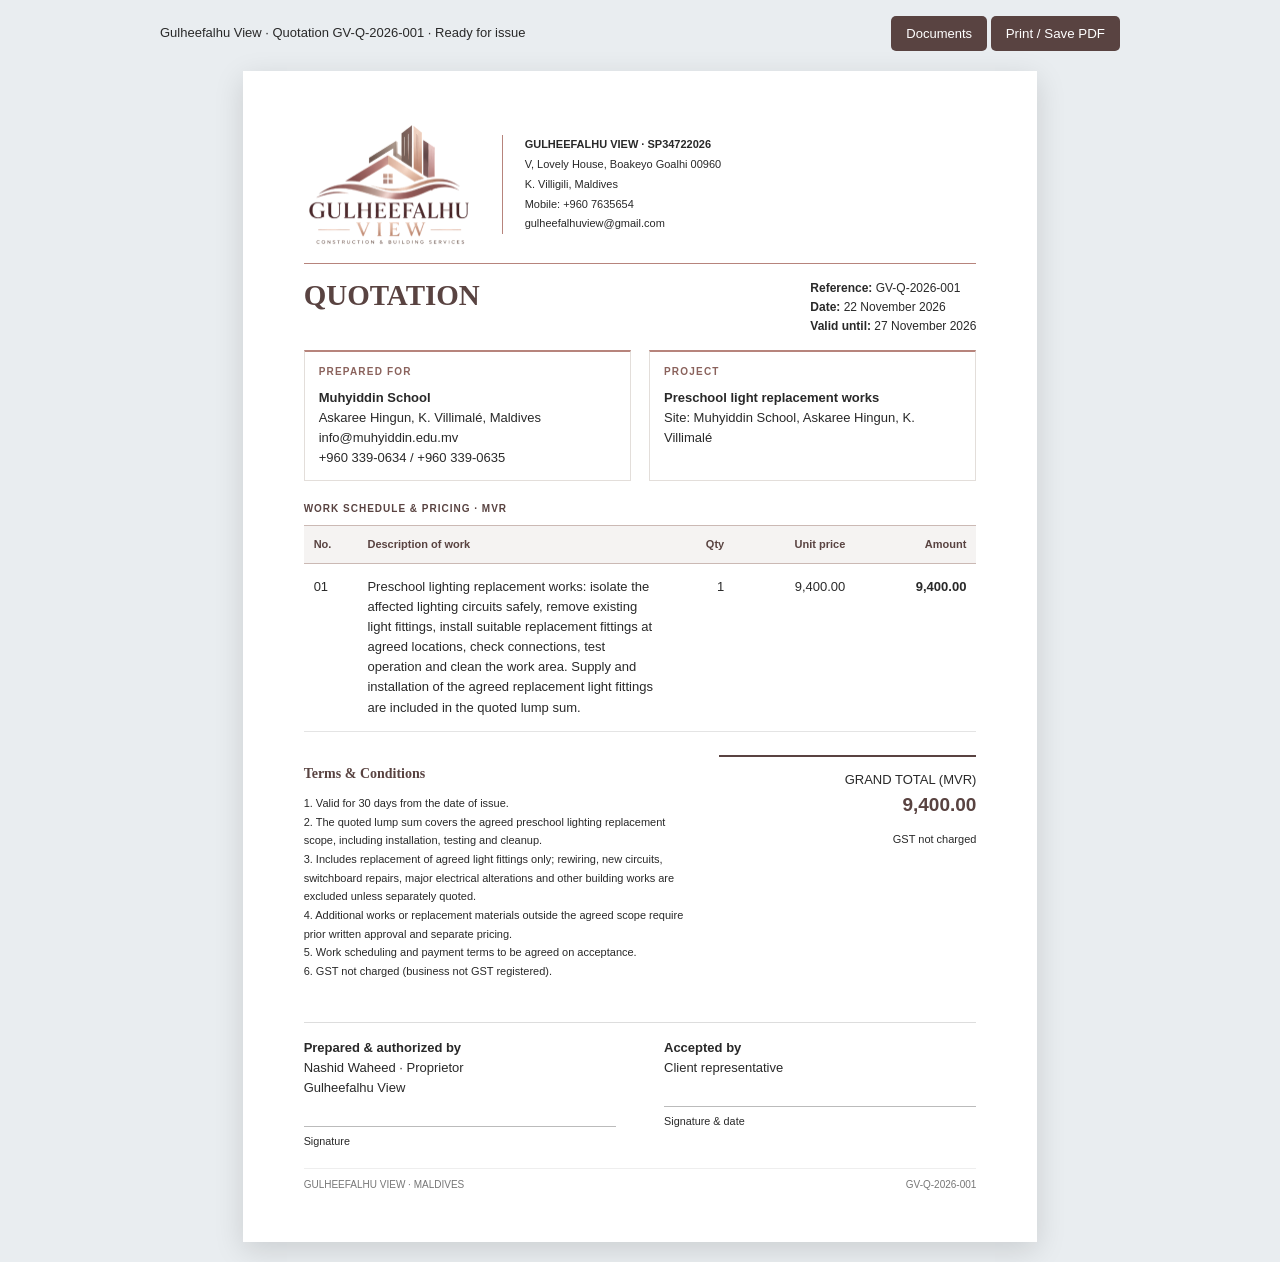
<file: quotation-muhyiddin-school-2026.html>
<!doctype html><html lang="en"><head><meta charset="utf-8"><meta name="viewport" content="width=device-width,initial-scale=1"><title>GV-Q-2026-001 | Gulheefalhu View</title><style>*{box-sizing:border-box}body{margin:0;background:#e9edf0;color:#292929;font:13px/1.55 Arial,sans-serif}.tools{max-width:960px;margin:16px auto;display:flex;justify-content:space-between;gap:12px;align-items:center}.tools a,.tools button{background:#594341;color:white;border:0;border-radius:5px;padding:10px 15px;text-decoration:none;cursor:pointer}article{width:210mm;min-height:297mm;background:white;margin:20px auto;padding:13mm 16mm;box-shadow:0 8px 28px #0002}header{display:flex;justify-content:flex-start;align-items:center;border-bottom:1px solid #b7847c;padding-bottom:14px;gap:20px}header img{width:170px;height:auto}header address{font-style:normal;text-align:left;font-size:11px;line-height:1.8;border-left:1px solid #b7847c;padding-left:22px;margin-left:8px}h1{font:700 29px Georgia,serif;color:#594341;margin:0}h2{font:700 14px Georgia,serif;color:#594341}.title{display:flex;justify-content:space-between;align-items:start;padding:15px 0}.title p{margin:0;font-size:12px}.info{display:grid;grid-template-columns:1fr 1fr;gap:18px;margin-bottom:20px}.info section{border:1px solid #e3deda;border-top:2px solid #b7847c;padding:12px 14px;min-height:75px}.eyebrow{font-size:10px;font-weight:700;letter-spacing:1.2px;color:#8a625c}.info p{margin:8px 0 0}.sectionhead{font-size:10px;font-weight:700;letter-spacing:1px;color:#594341;margin:0 0 8px}table{width:100%;border-collapse:collapse;table-layout:fixed}th{background:#f5f3f2;color:#594341;font-size:11px;text-align:left;border-block:1px solid #cbb9b4;padding:10px}td{padding:13px 10px;border-bottom:1px solid #e4e4e4;vertical-align:top}th.num,td.num{text-align:right}.bottom{display:grid;grid-template-columns:1.5fr 1fr;gap:30px;margin-top:23px}.bottom p{font-size:11px;line-height:1.7}.total{border-top:2px solid #594341;padding-top:13px;text-align:right}.total strong{font-size:19px;color:#594341}.signatures{border-top:1px solid #ddd;display:grid;grid-template-columns:1fr 1fr;gap:48px;margin-top:30px;padding-top:15px}.signatures div{min-height:60px}.signatures small{display:block;border-top:1px solid #bbb;margin-top:28px;padding-top:6px}footer{display:flex;justify-content:space-between;border-top:1px solid #eee;margin-top:18px;padding-top:8px;color:#777;font-size:10px}@page{size:A4 portrait;margin:12mm}@media print{body{background:#fff}.tools{display:none}article{width:auto;min-height:0;margin:0;padding:2mm 4mm;box-shadow:none;font-size:10px}header img{width:125px}header address{font-size:8px}header{padding-bottom:7px}h1{font-size:21px}.title{padding:8px 0}.info{margin-bottom:9px}.info section{padding:7px;min-height:0}th,td{padding:6px;font-size:8px}.bottom{margin-top:10px}.bottom p{font-size:8px}.signatures{margin-top:12px;padding-top:7px}.signatures div{min-height:38px}.signatures small{margin-top:14px}footer{margin-top:8px}}</style></head><body><div class="tools"><span>Gulheefalhu View · Quotation GV-Q-2026-001 · Ready for issue</span><div><a href="documents.html">Documents</a> <button onclick="window.print()">Print / Save PDF</button></div></div><article><header><img src="assets/gulheefalhu-view-logo.png" alt="Gulheefalhu View"><address><b>GULHEEFALHU VIEW · SP34722026</b><br>V, Lovely House, Boakeyo Goalhi 00960<br>K. Villigili, Maldives<br>Mobile: +960 7635654<br>gulheefalhuview@gmail.com</address></header><div class="title"><h1>QUOTATION</h1><p><b>Reference:</b> GV-Q-2026-001<br><b>Date:</b> 22 November 2026<br><b>Valid until:</b> 27 November 2026</p></div><div class="info"><section><div class="eyebrow">PREPARED FOR</div><p><b>Muhyiddin School</b><br>Askaree Hingun, K. Villimalé, Maldives<br>info@muhyiddin.edu.mv<br>+960 339-0634 / +960 339-0635</p></section><section><div class="eyebrow">PROJECT</div><p><b>Preschool light replacement works</b><br>Site: Muhyiddin School, Askaree Hingun, K. Villimalé</p></section></div><div class="sectionhead">WORK SCHEDULE &amp; PRICING · MVR</div><table><thead><tr><th style="width:8%">No.</th><th>Description of work</th><th class="num" style="width:10%">Qty</th><th class="num" style="width:18%">Unit price</th><th class="num" style="width:18%">Amount</th></tr></thead><tbody><tr><td>01</td><td>Preschool lighting replacement works: isolate the affected lighting circuits safely, remove existing light fittings, install suitable replacement fittings at agreed locations, check connections, test operation and clean the work area. Supply and installation of the agreed replacement light fittings are included in the quoted lump sum.</td><td class="num">1</td><td class="num">9,400.00</td><td class="num"><b>9,400.00</b></td></tr></tbody></table><div class="bottom"><section><h2>Terms &amp; Conditions</h2><p>1. Valid for 30 days from the date of issue.<br>2. The quoted lump sum covers the agreed preschool lighting replacement scope, including installation, testing and cleanup.<br>3. Includes replacement of agreed light fittings only; rewiring, new circuits, switchboard repairs, major electrical alterations and other building works are excluded unless separately quoted.<br>4. Additional works or replacement materials outside the agreed scope require prior written approval and separate pricing.<br>5. Work scheduling and payment terms to be agreed on acceptance.<br>6. GST not charged (business not GST registered).</p></section><div class="total"><div>GRAND TOTAL (MVR)</div><strong>9,400.00</strong><p>GST not charged</p></div></div><div class="signatures"><div><b>Prepared &amp; authorized by</b><br>Nashid Waheed · Proprietor<br>Gulheefalhu View<small>Signature</small></div><div><b>Accepted by</b><br>Client representative<small>Signature &amp; date</small></div></div><footer><span>GULHEEFALHU VIEW · MALDIVES</span><span>GV-Q-2026-001</span></footer></article></body></html>
</file>
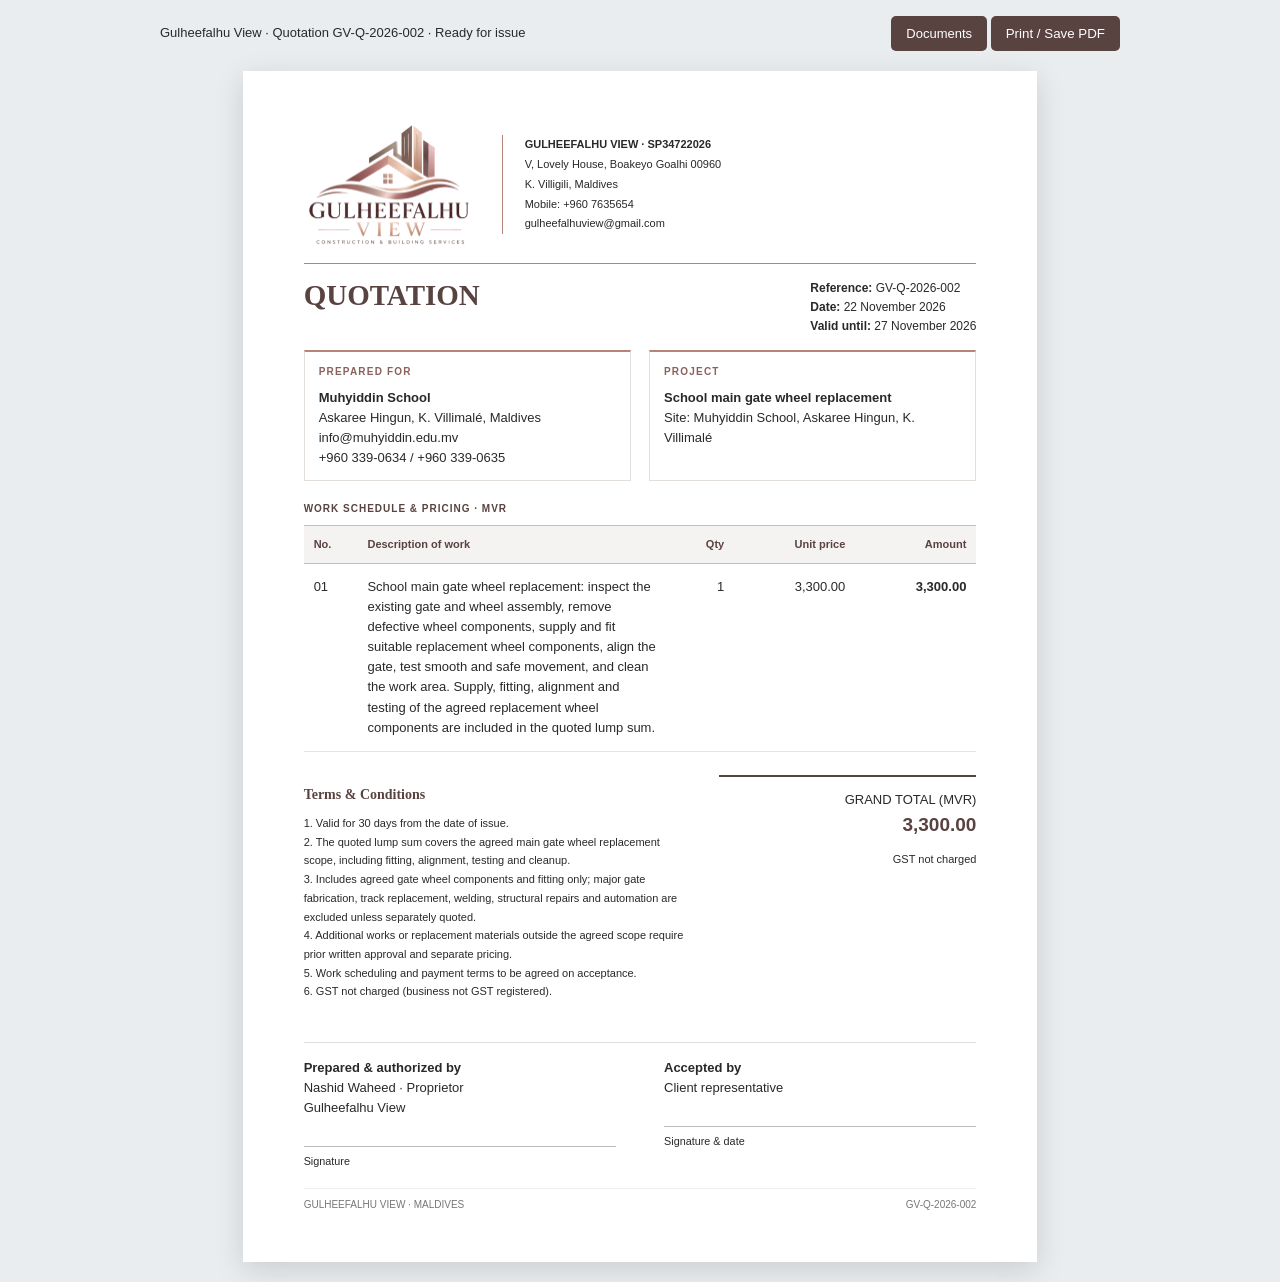
<file: quotation-muhyiddin-school-gate-wheel-2026.html>
<!doctype html><html lang="en"><head><meta charset="utf-8"><meta name="viewport" content="width=device-width,initial-scale=1"><title>GV-Q-2026-002 | Gulheefalhu View</title><style>*{box-sizing:border-box}body{margin:0;background:#e9edf0;color:#292929;font:13px/1.55 Arial,sans-serif}.tools{max-width:960px;margin:16px auto;display:flex;justify-content:space-between;gap:12px;align-items:center}.tools a,.tools button{background:#594341;color:white;border:0;border-radius:5px;padding:10px 15px;text-decoration:none;cursor:pointer}article{width:210mm;min-height:297mm;background:white;margin:20px auto;padding:13mm 16mm;box-shadow:0 8px 28px #0002}header{display:flex;justify-content:flex-start;align-items:center;border-bottom:1px solid #b7847c;padding-bottom:14px;gap:20px}header img{width:170px;height:auto}header address{font-style:normal;text-align:left;font-size:11px;line-height:1.8;border-left:1px solid #b7847c;padding-left:22px;margin-left:8px}h1{font:700 29px Georgia,serif;color:#594341;margin:0}h2{font:700 14px Georgia,serif;color:#594341}.title{display:flex;justify-content:space-between;align-items:start;padding:15px 0}.title p{margin:0;font-size:12px}.info{display:grid;grid-template-columns:1fr 1fr;gap:18px;margin-bottom:20px}.info section{border:1px solid #e3deda;border-top:2px solid #b7847c;padding:12px 14px;min-height:75px}.eyebrow{font-size:10px;font-weight:700;letter-spacing:1.2px;color:#8a625c}.info p{margin:8px 0 0}.sectionhead{font-size:10px;font-weight:700;letter-spacing:1px;color:#594341;margin:0 0 8px}table{width:100%;border-collapse:collapse;table-layout:fixed}th{background:#f5f3f2;color:#594341;font-size:11px;text-align:left;border-block:1px solid #cbb9b4;padding:10px}td{padding:13px 10px;border-bottom:1px solid #e4e4e4;vertical-align:top}th.num,td.num{text-align:right}.bottom{display:grid;grid-template-columns:1.5fr 1fr;gap:30px;margin-top:23px}.bottom p{font-size:11px;line-height:1.7}.total{border-top:2px solid #594341;padding-top:13px;text-align:right}.total strong{font-size:19px;color:#594341}.signatures{border-top:1px solid #ddd;display:grid;grid-template-columns:1fr 1fr;gap:48px;margin-top:30px;padding-top:15px}.signatures div{min-height:60px}.signatures small{display:block;border-top:1px solid #bbb;margin-top:28px;padding-top:6px}footer{display:flex;justify-content:space-between;border-top:1px solid #eee;margin-top:18px;padding-top:8px;color:#777;font-size:10px}@page{size:A4 portrait;margin:12mm}@media print{body{background:#fff}.tools{display:none}article{width:auto;min-height:0;margin:0;padding:2mm 4mm;box-shadow:none;font-size:10px}header img{width:125px}header address{font-size:8px}header{padding-bottom:7px}h1{font-size:21px}.title{padding:8px 0}.info{margin-bottom:9px}.info section{padding:7px;min-height:0}th,td{padding:6px;font-size:8px}.bottom{margin-top:10px}.bottom p{font-size:8px}.signatures{margin-top:12px;padding-top:7px}.signatures div{min-height:38px}.signatures small{margin-top:14px}footer{margin-top:8px}}</style></head><body><div class="tools"><span>Gulheefalhu View · Quotation GV-Q-2026-002 · Ready for issue</span><div><a href="documents.html">Documents</a> <button onclick="window.print()">Print / Save PDF</button></div></div><article><header><img src="assets/gulheefalhu-view-logo.png" alt="Gulheefalhu View"><address><b>GULHEEFALHU VIEW · SP34722026</b><br>V, Lovely House, Boakeyo Goalhi 00960<br>K. Villigili, Maldives<br>Mobile: +960 7635654<br>gulheefalhuview@gmail.com</address></header><div class="title"><h1>QUOTATION</h1><p><b>Reference:</b> GV-Q-2026-002<br><b>Date:</b> 22 November 2026<br><b>Valid until:</b> 27 November 2026</p></div><div class="info"><section><div class="eyebrow">PREPARED FOR</div><p><b>Muhyiddin School</b><br>Askaree Hingun, K. Villimalé, Maldives<br>info@muhyiddin.edu.mv<br>+960 339-0634 / +960 339-0635</p></section><section><div class="eyebrow">PROJECT</div><p><b>School main gate wheel replacement</b><br>Site: Muhyiddin School, Askaree Hingun, K. Villimalé</p></section></div><div class="sectionhead">WORK SCHEDULE &amp; PRICING · MVR</div><table><thead><tr><th style="width:8%">No.</th><th>Description of work</th><th class="num" style="width:10%">Qty</th><th class="num" style="width:18%">Unit price</th><th class="num" style="width:18%">Amount</th></tr></thead><tbody><tr><td>01</td><td>School main gate wheel replacement: inspect the existing gate and wheel assembly, remove defective wheel components, supply and fit suitable replacement wheel components, align the gate, test smooth and safe movement, and clean the work area. Supply, fitting, alignment and testing of the agreed replacement wheel components are included in the quoted lump sum.</td><td class="num">1</td><td class="num">3,300.00</td><td class="num"><b>3,300.00</b></td></tr></tbody></table><div class="bottom"><section><h2>Terms &amp; Conditions</h2><p>1. Valid for 30 days from the date of issue.<br>2. The quoted lump sum covers the agreed main gate wheel replacement scope, including fitting, alignment, testing and cleanup.<br>3. Includes agreed gate wheel components and fitting only; major gate fabrication, track replacement, welding, structural repairs and automation are excluded unless separately quoted.<br>4. Additional works or replacement materials outside the agreed scope require prior written approval and separate pricing.<br>5. Work scheduling and payment terms to be agreed on acceptance.<br>6. GST not charged (business not GST registered).</p></section><div class="total"><div>GRAND TOTAL (MVR)</div><strong>3,300.00</strong><p>GST not charged</p></div></div><div class="signatures"><div><b>Prepared &amp; authorized by</b><br>Nashid Waheed · Proprietor<br>Gulheefalhu View<small>Signature</small></div><div><b>Accepted by</b><br>Client representative<small>Signature &amp; date</small></div></div><footer><span>GULHEEFALHU VIEW · MALDIVES</span><span>GV-Q-2026-002</span></footer></article></body></html>
</file>
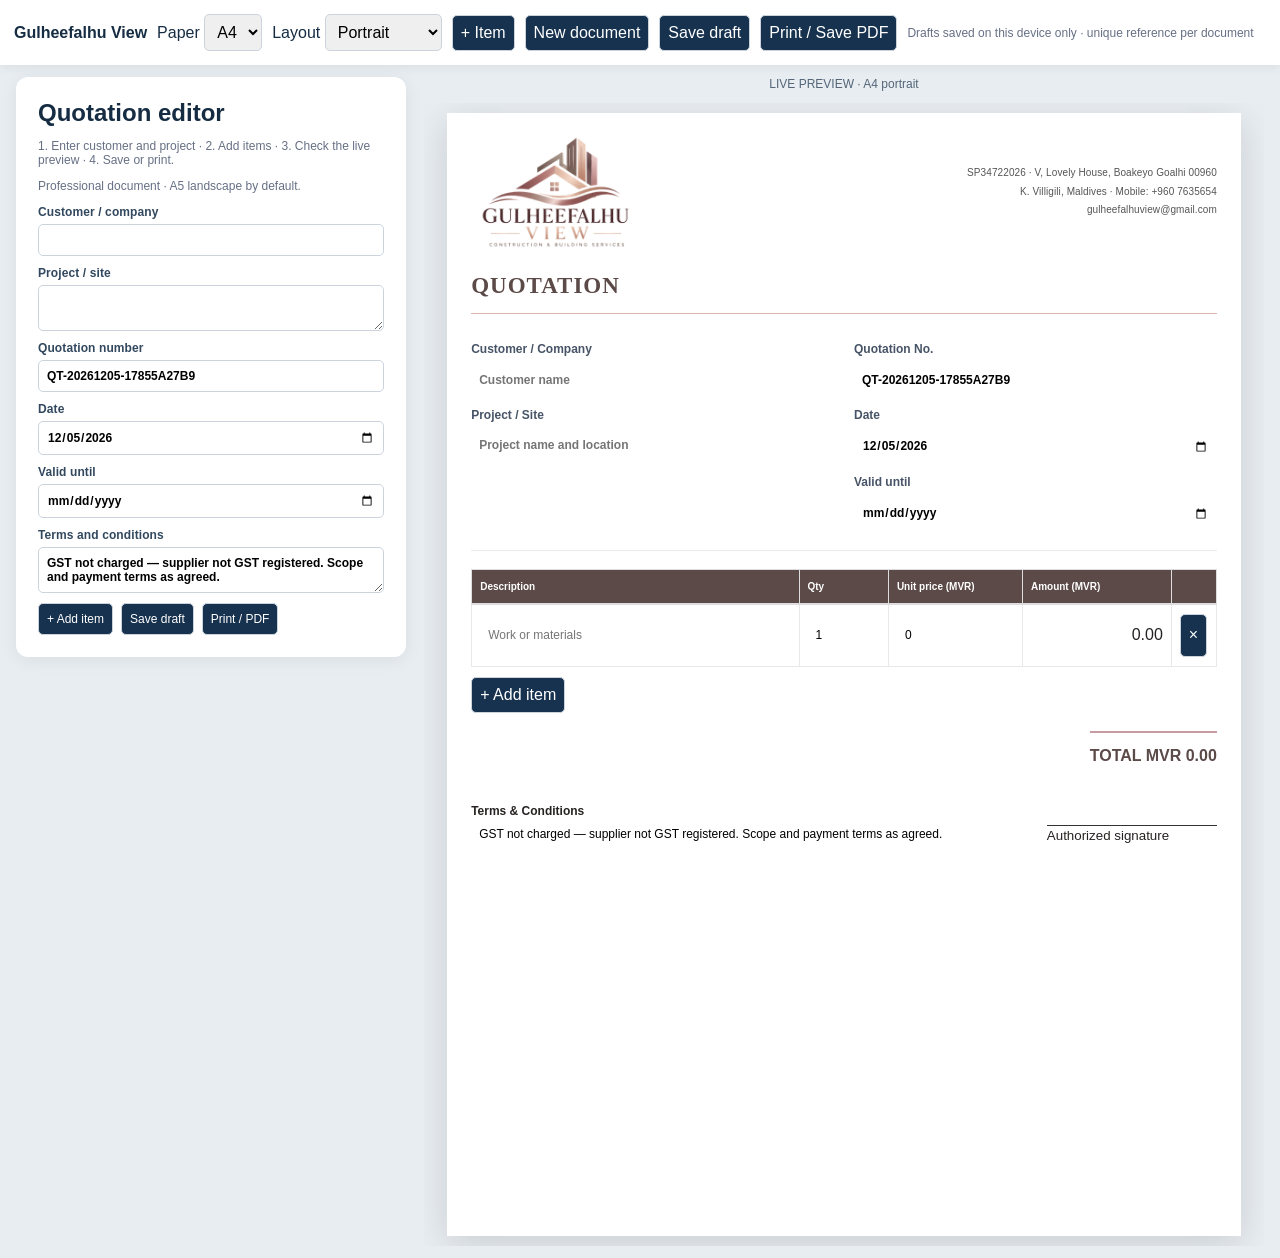
<file: quotation.html>
<!doctype html><html lang="en"><head><meta charset="utf-8"><meta name="viewport" content="width=device-width,initial-scale=1"><title>Gulheefalhu View — Quotation</title><style>
:root{font-family:Arial,sans-serif;color:#152c42}*{box-sizing:border-box}body{margin:0;background:#eef2f6}.toolbar{display:flex;flex-wrap:wrap;gap:10px;padding:14px;background:#fff;position:sticky;top:0;box-shadow:0 2px 10px #0001;z-index:2;align-items:center}button,select,input,textarea{font:inherit;padding:8px;border:1px solid #cbd3dc;border-radius:5px}button{background:#17324f;color:white;cursor:pointer}main{margin:20px auto;background:#fff;width:min(95%,1000px);padding:24px;box-shadow:0 5px 30px #0001}.head{background:#17324f;color:white;padding:20px;border-bottom:4px solid #b99351}.head h1{margin:0;font-size:24px}.head small{color:#e2e9ef}.meta{display:grid;grid-template-columns:1fr 1fr;gap:16px;margin:22px 0}.meta label{display:block;margin:8px 0;font-size:12px}.meta input,.meta textarea{display:block;width:100%;margin-top:3px}.meta textarea{min-height:55px}table{width:100%;border-collapse:collapse}th{background:#17324f;color:white;text-align:left;font-size:12px}td,th{padding:8px;border:1px solid #dce1e6}td input{width:100%;min-width:0}.num{width:80px}.right{text-align:right}.total{margin:18px 0 0 auto;background:#17324f;color:#fff;padding:15px;width:fit-content;font-weight:bold}.footer{margin-top:25px;display:flex;justify-content:space-between;gap:20px}.footer textarea{width:100%;min-height:70px}.signature{min-width:170px;text-align:center;padding-top:50px;border-bottom:1px solid #333}.muted{color:#667085;font-size:12px}#add{margin-top:10px}@page{margin:10mm;size:A4 portrait}body[data-paper="A4"][data-orientation="portrait"]{--size:A4}body[data-paper="A5"][data-orientation="portrait"]{--size:A5} @media print{body{background:white} .toolbar,.no-print{display:none!important}main{margin:0;width:100%;padding:0;box-shadow:none}.head{-webkit-print-color-adjust:exact;print-color-adjust:exact}th,.total{-webkit-print-color-adjust:exact;print-color-adjust:exact}input,textarea{border:0;padding:0;resize:none;background:transparent}table{table-layout:fixed}thead{display:table-header-group}tr{break-inside:avoid} .footer{break-inside:avoid}body[data-paper="A4"][data-orientation="landscape"]{--page:A4 landscape}body[data-paper="A4"][data-orientation="portrait"]{--page:A4 portrait}body[data-paper="A5"][data-orientation="landscape"]{--page:A5 landscape}body[data-paper="A5"][data-orientation="portrait"]{--page:A5 portrait}} .preview-shell{padding:12px 16px;background:#e8edf2}.workspace{display:grid;grid-template-columns:minmax(300px,390px) minmax(0,1fr);gap:18px;max-width:1600px;margin:auto}.editor{background:#fff;border-radius:12px;padding:22px;align-self:start;position:sticky;top:77px;max-height:calc(100vh - 95px);overflow:auto;box-shadow:0 3px 18px #0001}.editor h2{margin:0 0 8px}.editor label{display:block;font-size:12px;font-weight:bold;margin:10px 0}.editor input,.editor textarea{display:block;width:100%;margin-top:5px}.preview{min-width:0;overflow:auto;padding:10px;display:flex;justify-content:center;align-items:flex-start}.preview main{flex:none;margin:0;box-shadow:0 8px 35px #0002;transform-origin:top center;min-height:210mm}.preview main[data-preview-paper="A5"]{width:210mm;min-height:148mm}.preview main[data-preview-paper="A4"]{width:297mm;min-height:210mm}.preview main[data-preview-orientation="portrait"][data-preview-paper="A5"]{width:148mm;min-height:210mm}.preview main[data-preview-orientation="portrait"][data-preview-paper="A4"]{width:210mm;min-height:297mm}.head{background:linear-gradient(135deg,#10283f 0%,#173b59 70%,#294b61 100%);position:relative;overflow:hidden}.head:after{content:"";position:absolute;right:-35px;top:-55px;width:180px;height:180px;border:2px solid #c9a45b;transform:rotate(45deg);opacity:.7}.head h2{letter-spacing:3px;font-family:Georgia,serif}.head:before{content:"";position:absolute;right:30px;bottom:-55px;width:120px;height:120px;border:1px solid #d8b875;transform:rotate(45deg);opacity:.55}.total{border-left:5px solid #c9a45b}.preview main input,.preview main textarea{pointer-events:none;background:transparent;border:0}.preview main input{font-size:12px}.preview main textarea{font-size:12px;resize:none}.editor .actions{display:flex;gap:8px;flex-wrap:wrap}.editor .actions button{font-size:12px}.page-caption{font-size:12px;color:#536577;text-align:center;margin-bottom:12px}@media(max-width:850px){.workspace{display:flex;flex-direction:column}.editor{position:static;max-height:none;width:100%}.preview{width:100%;justify-content:flex-start}.preview main{transform:scale(.68);transform-origin:top left;margin-bottom:-40mm}}@media print{.preview-shell,.editor,.page-caption{display:none!important}.workspace,.preview{display:block!important;padding:0!important;margin:0!important;overflow:visible!important}.preview main{transform:none!important;width:100%!important;min-height:0!important;box-shadow:none!important}.preview main input,.preview main textarea{font-size:inherit}.head:after,.head:before{print-color-adjust:exact}}  .editor label{color:#32485e;letter-spacing:.1px}.editor input:focus,.editor textarea:focus{outline:2px solid #b99351;border-color:#b99351}.head small{display:block;margin-top:6px;line-height:1.5}.meta{border-bottom:1px solid #e4e9ef;padding-bottom:14px}.meta label{font-weight:600;color:#475467}.footer strong{font-size:12px}th{letter-spacing:.35px} /* Restrained document branding; application UI unchanged */
main{background:#fff;color:#242424}
main .head{background:#fff;color:#5B4A47;border-bottom:2px solid #C89AA2}
main .head small{color:#666}
main th{background:#fff;color:#5B4A47;border-bottom:2px solid #C89AA2}
main .total{background:#fff;color:#5B4A47;border-top:2px solid #C89AA2}
main td,main th{border-color:#e5e5e5}
main .head img{object-fit:contain}

/* Final document stationery treatment: unboxed logo, clean margins, professional hierarchy */
.preview main{background:#fff!important;color:#262222!important;padding:20px 24px 23px!important}
.preview main .head{display:grid!important;grid-template-columns:minmax(135px,165px) 1fr!important;align-items:center!important;gap:10px 22px!important;margin:0!important;padding:0 0 11px!important;background:#fff!important;color:#5B4A47!important;border-bottom:1px solid #D9B4AB!important;overflow:visible!important}
.preview main .head:before,.preview main .head:after{display:none!important}
.preview main .head img{display:block!important;width:162px!important;height:auto!important;max-width:100%!important;max-height:124px!important;margin:0!important;object-fit:contain!important;mix-blend-mode:normal!important;background:transparent!important}
.preview main .head small{display:block!important;margin:0!important;text-align:right!important;font-size:10px!important;line-height:1.65!important;overflow-wrap:anywhere!important;color:#555!important}
.preview main .head h2{grid-column:1/-1!important;font:700 23px/1.15 Georgia,serif!important;letter-spacing:.8px!important;color:#5B4A47!important;margin:0!important;padding-top:4px!important}
.preview main .meta{gap:15px!important;margin:12px 0!important;padding:0 0 9px!important;border-bottom:1px solid #ececec!important}
.preview main .meta label{margin:5px 0!important}
.preview main table{table-layout:fixed!important}
.preview main th{background:#5B4A47!important;color:white!important;border-color:#ddd!important;padding:6px!important;letter-spacing:0!important;font-size:10px!important}
.preview main td{border-color:#e8e8e8!important;padding:6px!important}
.preview main .total{background:#fff!important;color:#5B4A47!important;border-top:2px solid #C89AA2!important;border-left:0!important;padding:10px 0!important;margin-top:12px!important}
.preview main .footer{margin-top:15px!important;gap:16px!important;break-inside:avoid!important}
.preview main .signature{padding-top:24px!important}
.preview main .footer textarea{min-height:52px!important}
@media print{
  .preview main{background:#fff!important;width:100%!important;padding:0!important;margin:0!important;overflow:visible!important;box-shadow:none!important}
  .preview main .head{break-inside:avoid!important}
  .preview main .head img{width:154px!important;max-height:112px!important}
  .preview main th,.preview main .head{print-color-adjust:exact!important;-webkit-print-color-adjust:exact!important}
  .preview main tr{break-inside:avoid!important}
}
.preview main .head{grid-template-columns:100px minmax(0,1fr)!important;column-gap:22px!important;row-gap:15px!important;padding-bottom:14px!important}
.preview main .head img{width:98px!important;max-height:98px!important;object-fit:contain!important}
.preview main .head small{line-height:1.85!important;letter-spacing:.1px!important}
.preview main .head h2{margin-top:3px!important;letter-spacing:1px!important}
.preview main .meta{margin:18px 0!important;gap:20px!important}
.preview main .meta label{line-height:1.6!important;margin:8px 0!important}
.preview main th,.preview main td{padding:9px 8px!important;line-height:1.55!important}
.preview main .total{margin-top:18px!important;padding:14px 0!important}
.preview main .footer{margin-top:22px!important;gap:24px!important}
@media print{.preview main .head img{width:90px!important;max-height:90px!important}}
.preview main .head{grid-template-columns:minmax(145px,175px) minmax(0,1fr)!important}
.preview main .head img{width:168px!important;max-height:118px!important}
@media print{.preview main .head img{width:152px!important;max-height:106px!important}}
</style><style id="print-size">@page{size:A4 portrait;margin:10mm}</style></head><body data-paper="A4" data-orientation="portrait"><div class="toolbar"><strong>Gulheefalhu View</strong><label>Paper <select id="paper"><option>A4</option></select></label><label>Layout <select id="orientation"><option value="portrait">Portrait</option><option value="landscape">Landscape</option></select></label><button onclick="addRow()">+ Item</button><button onclick="newDocument()">New document</button><button onclick="save()">Save draft</button><button onclick="window.print()">Print / Save PDF</button><span class="muted">Drafts saved on this device only · unique reference per document</span></div><div class="preview-shell"><div class="workspace"><aside class="editor"><h2>Quotation editor</h2><p class="muted">1. Enter customer and project · 2. Add items · 3. Check the live preview · 4. Save or print.</p><p class="muted">Professional document · A5 landscape by default.</p><div id="editorFields"></div><div class="actions"><button onclick="addRow()">+ Add item</button><button onclick="save()">Save draft</button><button onclick="window.print()">Print / PDF</button></div></aside><section><div class="page-caption">LIVE PREVIEW · <span id="paperLabel">A5 landscape</span></div><div class="preview"><main data-preview-paper="A5" data-preview-orientation="landscape"><div class="head"><img src="assets/gulheefalhu-view-logo.png?v=clean-20261028" alt="Gulheefalhu View logo" style="display:block;width:160px;max-width:100%;height:auto;margin:0"><small>SP34722026 · V, Lovely House, Boakeyo Goalhi 00960<br>K. Villigili, Maldives · Mobile: +960 7635654<br>gulheefalhuview@gmail.com</small><h2>QUOTATION</h2></div><div class="meta"><div><label>Customer / Company<input id="customer" placeholder="Customer name"></label><label>Project / Site<textarea id="project" placeholder="Project name and location"></textarea></label></div><div><label>Quotation No.<input id="number" value="QT-YYYYMMDD-XXXXXXXXXX"></label><label>Date<input id="date" type="date"></label><label>Valid until<input id="valid" type="date"></label></div></div><table><thead><tr><th>Description</th><th style="width:12%">Qty</th><th style="width:18%">Unit price (MVR)</th><th style="width:20%">Amount (MVR)</th><th class="no-print" style="width:45px"></th></tr></thead><tbody id="items"></tbody></table><button class="no-print" id="add" onclick="addRow()">+ Add item</button><div class="total">TOTAL MVR <span id="total">0.00</span></div><div class="footer"><div style="flex:1"><strong>Terms & Conditions</strong><textarea id="terms">GST not charged — supplier not GST registered. Scope and payment terms as agreed.</textarea></div><div><div class="signature"></div><small>Authorized signature</small></div></div></main></div></section></div></div><script>
const $=id=>document.getElementById(id);function initEditor(){const host=$('editorFields');['customer','project','number','date','valid','terms'].forEach(id=>{const source=$(id);const label=document.createElement('label');label.textContent=({customer:'Customer / company',project:'Project / site',number:'Quotation number',date:'Date',valid:'Valid until',terms:'Terms and conditions'})[id];const control=document.createElement(id==='project'||id==='terms'?'textarea':'input');if(source.type==='date')control.type='date';control.value=source.value;control.addEventListener('input',()=>{source.value=control.value});source.addEventListener('input',()=>{control.value=source.value});label.append(control);host.append(label)});$('items').addEventListener('input',()=>{});} function addRow(d={}){const tr=document.createElement('tr');tr.innerHTML='<td><input class="desc" placeholder="Work or materials"></td><td><input class="qty" type="number" min="0" step="any" value="1"></td><td><input class="price" type="number" min="0" step=".01" value="0"></td><td class="right amount">0.00</td><td class="no-print"><button type="button" aria-label="Remove item">×</button></td>';tr.querySelector('.desc').value=d.desc||'';tr.querySelector('.qty').value=d.qty??1;tr.querySelector('.price').value=d.price??0;tr.querySelector('button').onclick=()=>{tr.remove();calc()};tr.querySelectorAll('input').forEach(i=>i.oninput=calc);$('items').append(tr);calc()}function calc(){let sum=0;document.querySelectorAll('#items tr').forEach(tr=>{const n=(+tr.querySelector('.qty').value||0)*(+tr.querySelector('.price').value||0);tr.querySelector('.amount').textContent=n.toLocaleString('en-US',{minimumFractionDigits:2,maximumFractionDigits:2});sum+=n});$('total').textContent=sum.toLocaleString('en-US',{minimumFractionDigits:2,maximumFractionDigits:2})}function setPaper(){$('paper').value='A4';document.querySelector('.preview main').dataset.previewPaper='A4';document.querySelector('.preview main').dataset.previewOrientation=$('orientation').value;$('paperLabel').textContent=$('paper').value+' '+$('orientation').value;document.body.dataset.paper=$('paper').value;document.body.dataset.orientation=$('orientation').value;$('print-size').textContent='@page{size:'+$('paper').value+' '+$('orientation').value+';margin:10mm}';localStorage.setItem('gv-paper',JSON.stringify({paper:$('paper').value,orientation:$('orientation').value}))}$('paper').onchange=setPaper;$('orientation').onchange=setPaper;function uniqueNumber(){const d=new Date();const date=d.getFullYear().toString()+String(d.getMonth()+1).padStart(2,'0')+String(d.getDate()).padStart(2,'0');const bytes=new Uint8Array(5);crypto.getRandomValues(bytes);return 'QT-'+date+'-'+Array.from(bytes,b=>b.toString(16).padStart(2,'0')).join('').toUpperCase()}function newDocument(){if(!confirm('Start a new quotation? Save your current draft first.'))return;localStorage.removeItem('gv-quotation');['customer','project','terms'].forEach(id=>{if(id!=='terms')$(id).value=''});$('number').value=uniqueNumber();$('date').value=new Date().toISOString().slice(0,10);$('valid').value='';$('items').innerHTML='';addRow();initEditorValues();}function initEditorValues(){document.querySelectorAll('#editorFields label').forEach(label=>{const id=({ 'Customer / company':'customer','Project / site':'project','Quotation number':'number','Date':'date','Valid until':'valid','Terms and conditions':'terms'})[label.firstChild.textContent];if(id)label.querySelector('input,textarea').value=$(id).value})}function save(){const data={paper:$('paper').value,orientation:$('orientation').value,fields:Object.fromEntries(['customer','project','number','date','valid','terms'].map(id=>[id,$(id).value])),items:[...document.querySelectorAll('#items tr')].map(tr=>({desc:tr.querySelector('.desc').value,qty:tr.querySelector('.qty').value,price:tr.querySelector('.price').value}))};localStorage.setItem('gv-quotation',JSON.stringify(data));alert('Draft saved on this device')}try{const d=JSON.parse(localStorage.getItem('gv-quotation')||'null');const p=JSON.parse(localStorage.getItem('gv-paper')||'null');$('paper').value='A4';$('orientation').value=d?.orientation||p?.orientation||'portrait';setPaper();if(d){Object.entries(d.fields||{}).forEach(([k,v])=>{if($(k))$(k).value=v});(d.items||[]).forEach(addRow)}else{addRow();$('date').value=new Date().toISOString().slice(0,10);$('number').value=uniqueNumber()}}catch(e){addRow();$('number').value=uniqueNumber()}initEditor();
</script></body></html>
</file>
